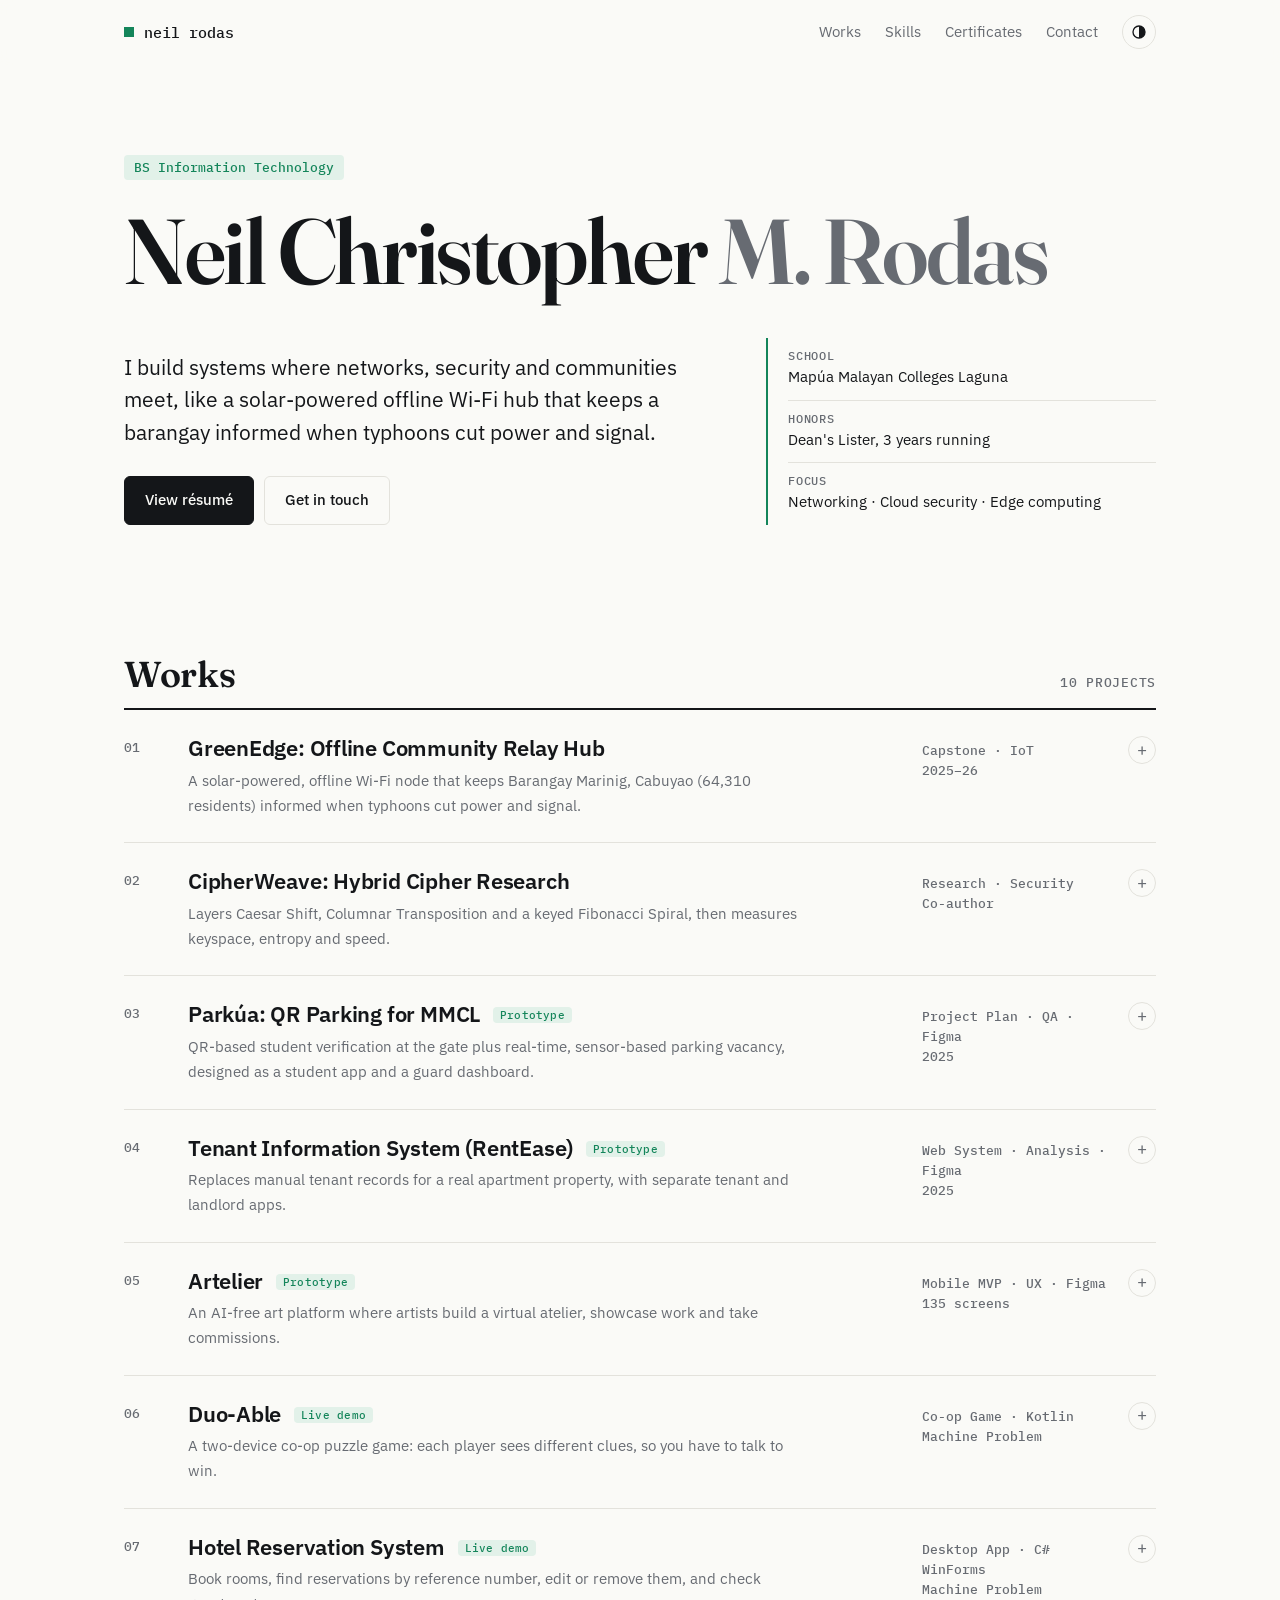
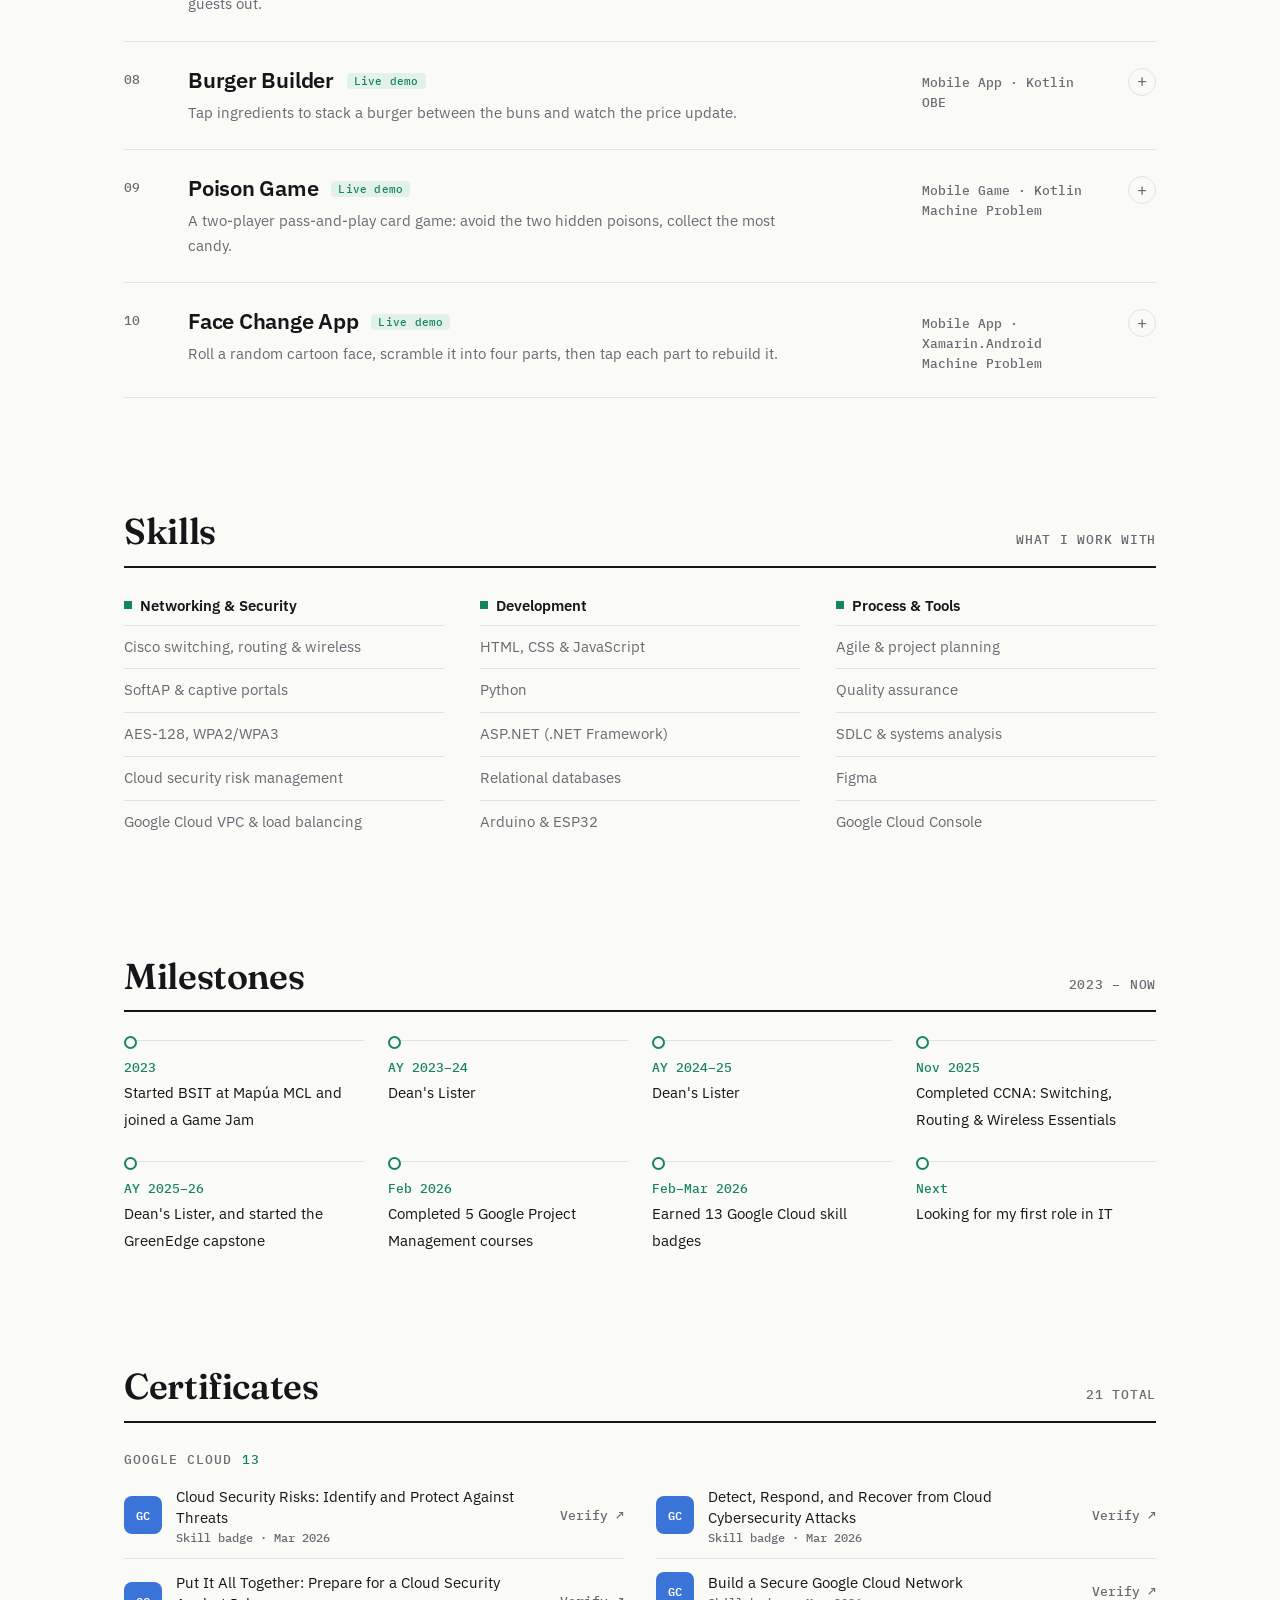
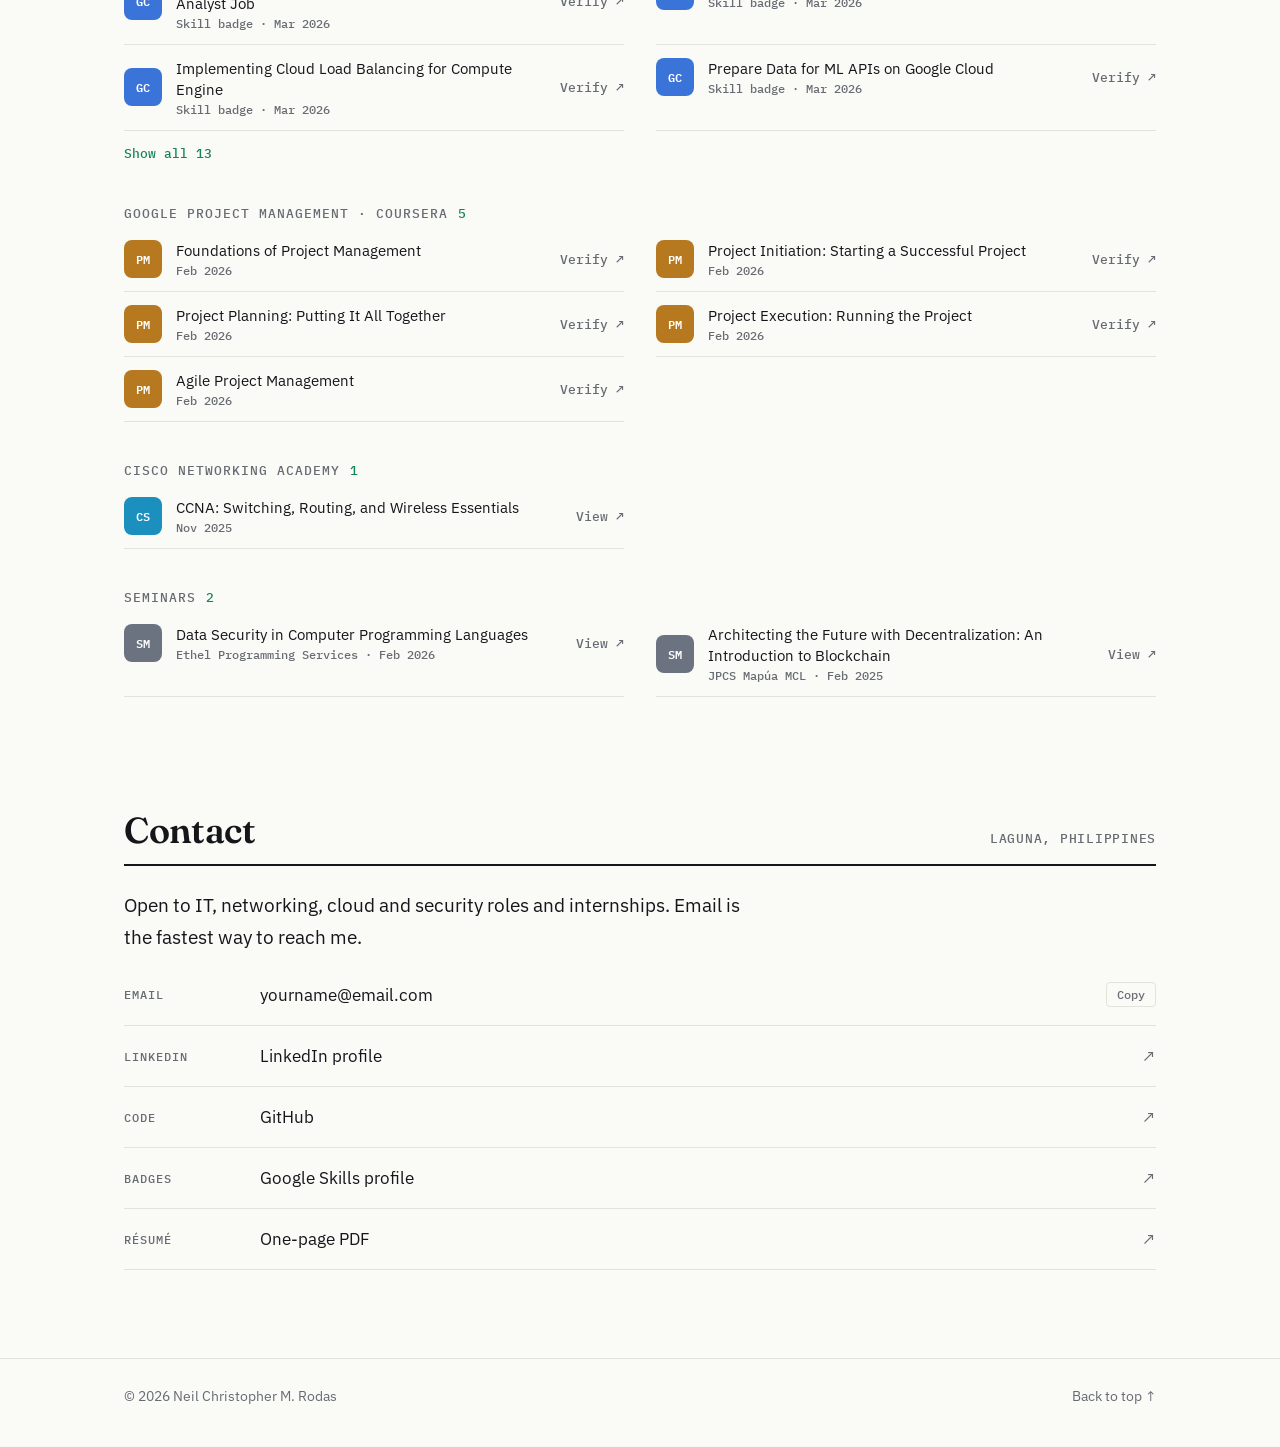
<file: index.html>
<!DOCTYPE html>
<html lang="en">
<head>
  <meta charset="UTF-8" />
  <meta name="viewport" content="width=device-width, initial-scale=1.0" />
  <title>Neil Christopher M. Rodas · Portfolio</title>
  <meta name="description" content="Neil Christopher M. Rodas, BS Information Technology student and three-time Dean's Lister focused on networking, cloud security and edge computing." />
  <meta property="og:title" content="Neil Christopher M. Rodas · Portfolio" />
  <meta property="og:description" content="BS Information Technology · Networking, Cloud Security & Edge Computing" />
  <link rel="icon" href="data:image/svg+xml,<svg xmlns='http://www.w3.org/2000/svg' viewBox='0 0 100 100'><rect width='100' height='100' rx='20' fill='%23141619'/><rect x='18' y='70' width='22' height='12' fill='%2329a36f'/><text x='50' y='60' font-size='40' text-anchor='middle' fill='white' font-family='sans-serif' font-weight='600'>NR</text></svg>" />
  <link rel="preconnect" href="https://fonts.googleapis.com" />
  <link rel="preconnect" href="https://fonts.gstatic.com" crossorigin />
  <link href="https://fonts.googleapis.com/css2?family=IBM+Plex+Mono:wght@400;500&family=IBM+Plex+Sans:wght@400;500;600&family=Fraunces:opsz,wght@9..144,500;9..144,600&display=swap" rel="stylesheet" />
  <link rel="stylesheet" href="css/style.css" />
</head>
<body>
  <header class="top">
    <div class="wrap top__inner">
      <a href="#" class="brand"><span class="brand__mark"></span>neil rodas</a>
      <nav class="nav" aria-label="Main">
        <a href="#work">Works</a>
        <a href="#skills">Skills</a>
        <a href="#certs">Certificates</a>
        <a href="#contact">Contact</a>
        <button class="theme" id="theme" aria-label="Toggle dark mode"><svg viewBox="0 0 24 24" width="16" height="16" aria-hidden="true"><circle cx="12" cy="12" r="9" fill="none" stroke="currentColor" stroke-width="2"/><path d="M12 3a9 9 0 0 1 0 18z" fill="currentColor"/></svg></button>
      </nav>
    </div>
  </header>

  <main>
    <!-- Hero -->
    <section class="hero wrap">
      <p class="kicker up">BS Information Technology</p>
      <h1 class="up d1">Neil Christopher <span>M. Rodas</span></h1>
      <div class="hero__grid up d2">
        <div>
          <p class="lede">
            I build systems where networks, security and communities meet, like a solar-powered offline
            Wi-Fi hub that keeps a barangay informed when typhoons cut power and signal.
          </p>
          <div class="actions">
            <a class="btn btn--solid" id="resumeBtn" href="assets/Neil-Rodas-Resume.pdf" target="_blank" rel="noopener">View résumé</a>
            <a class="btn" href="#contact">Get in touch</a>
          </div>
        </div>
        <dl class="facts">
          <div><dt>School</dt><dd>Mapúa Malayan Colleges Laguna</dd></div>
          <div><dt>Honors</dt><dd>Dean's Lister, 3 years running</dd></div>
          <div><dt>Focus</dt><dd>Networking · Cloud security · Edge computing</dd></div>
        </dl>
      </div>
    </section>

    <!-- Work -->
    <section class="section wrap" id="work">
      <div class="head"><h2>Works</h2><span class="note" id="workCount"></span></div>
      <ol class="rows" id="projects"></ol>
    </section>

    <!-- Skills -->
    <section class="section wrap" id="skills">
      <div class="head"><h2>Skills</h2><span class="note">What I work with</span></div>
      <div class="cols">
        <div><h3>Networking &amp; Security</h3>
          <ul><li>Cisco switching, routing &amp; wireless</li><li>SoftAP &amp; captive portals</li><li>AES-128, WPA2/WPA3</li><li>Cloud security risk management</li><li>Google Cloud VPC &amp; load balancing</li></ul></div>
        <div><h3>Development</h3>
          <ul><li>HTML, CSS &amp; JavaScript</li><li>Python</li><li>ASP.NET (.NET Framework)</li><li>Relational databases</li><li>Arduino &amp; ESP32</li></ul></div>
        <div><h3>Process &amp; Tools</h3>
          <ul><li>Agile &amp; project planning</li><li>Quality assurance</li><li>SDLC &amp; systems analysis</li><li>Figma</li><li>Google Cloud Console</li></ul></div>
      </div>
    </section>

    <!-- Milestones -->
    <section class="section wrap" id="milestones">
      <div class="head"><h2>Milestones</h2><span class="note">2023 – now</span></div>
      <ol class="steps" id="timeline"></ol>
    </section>

    <!-- Certificates -->
    <section class="section wrap" id="certs">
      <div class="head"><h2>Certificates</h2><span class="note" id="certCount"></span></div>
      <div class="groups" id="certGroups"></div>
    </section>

    <!-- Contact -->
    <section class="section wrap" id="contact">
      <div class="head"><h2>Contact</h2><span class="note">Laguna, Philippines</span></div>
      <p class="contact__lead">Open to IT, networking, cloud and security roles and internships. Email is the fastest way to reach me.</p>
      <ul class="contact" id="contactList"></ul>
    </section>
  </main>

  <footer class="foot">
    <div class="wrap foot__inner">
      <span>© <span id="year"></span> Neil Christopher M. Rodas</span>
      <a href="#">Back to top ↑</a>
    </div>
  </footer>

  <script src="js/main.js"></script>
</body>
</html>
</file>
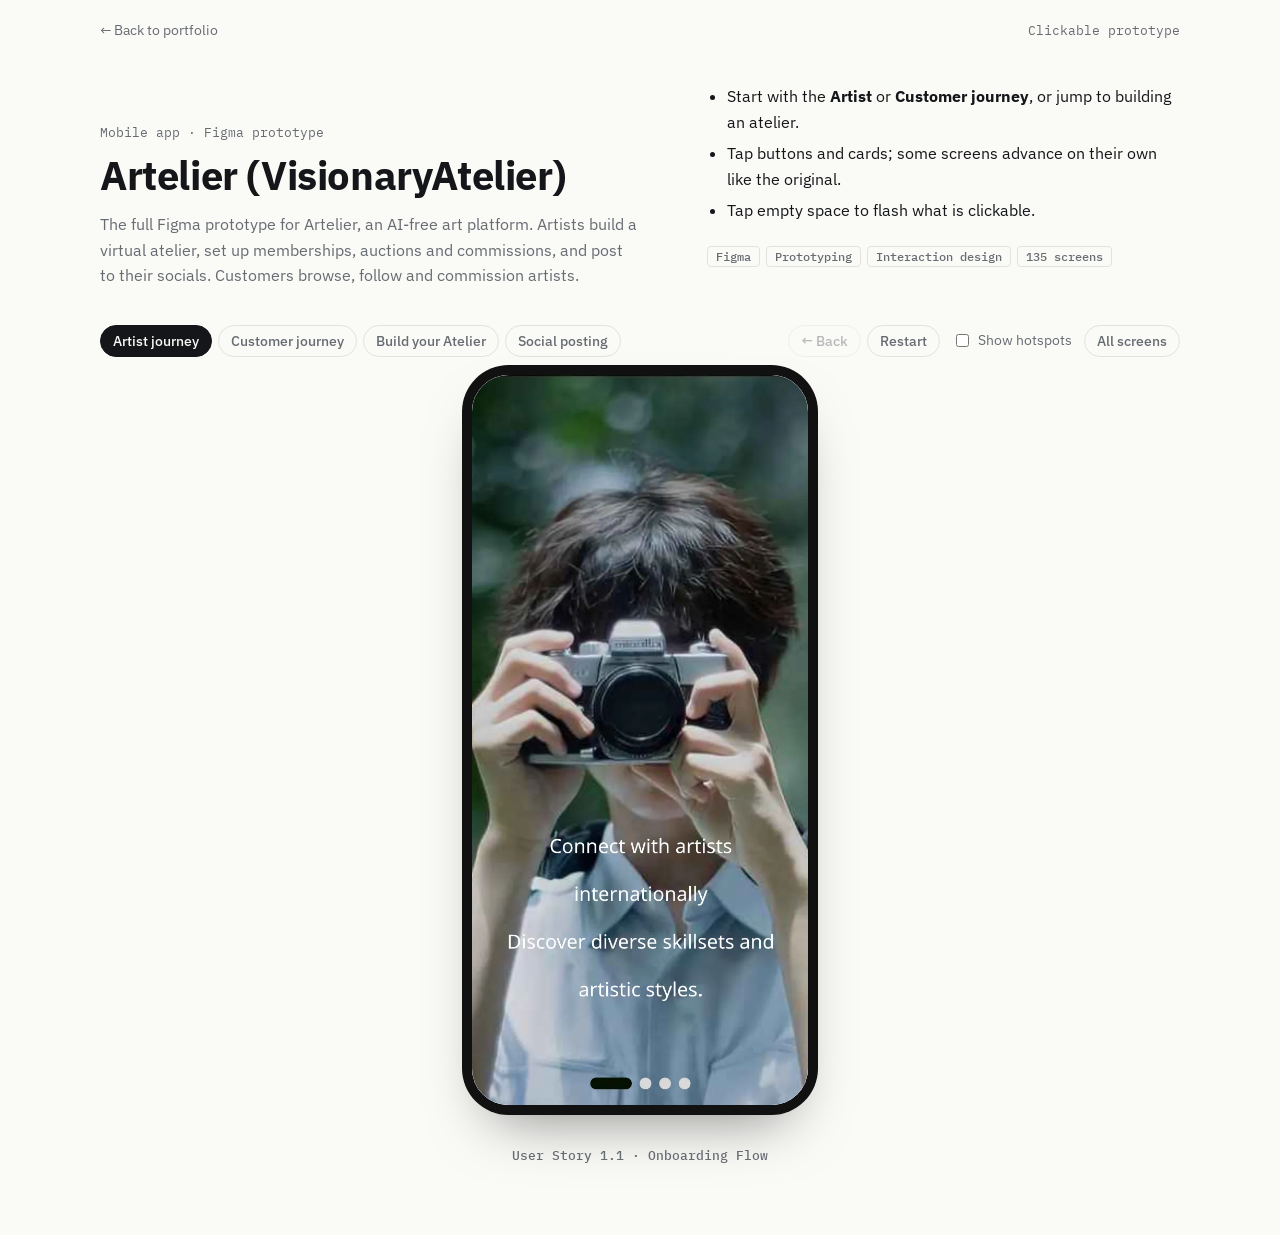
<file: projects/artelier/index.html>
<!DOCTYPE html>
<html lang="en">
<head>
  <meta charset="UTF-8" />
  <meta name="viewport" content="width=device-width, initial-scale=1.0" />
  <title>Artelier · Clickable Prototype</title>
  <meta name="description" content="The full Figma prototype for Artelier, an AI-free art platform. Artists build a virtual atelier, set up memberships, auctions and commissions, and post to their socials. Customers browse, follow and commission artists." />
  <link rel="preconnect" href="https://fonts.googleapis.com" />
  <link rel="preconnect" href="https://fonts.gstatic.com" crossorigin />
  <link href="https://fonts.googleapis.com/css2?family=IBM+Plex+Mono:wght@500&family=IBM+Plex+Sans:wght@400;500;600&display=swap" rel="stylesheet" />
  <link rel="stylesheet" href="../demo.css" />
</head>
<body>
  <div class="wrap">
    <div class="bar"><a href="../../index.html#work">← Back to portfolio</a><span class="mono">Clickable prototype</span></div>
    <div class="proto-intro">
      <div>
        <span class="mono">Mobile app · Figma prototype</span>
        <h1>Artelier (VisionaryAtelier)</h1>
        <p class="lede" style="margin:0">The full Figma prototype for Artelier, an AI-free art platform. Artists build a virtual atelier, set up memberships, auctions and commissions, and post to their socials. Customers browse, follow and commission artists.</p>
      </div>
      <div>
        <ul class="how"><li>Start with the <b>Artist</b> or <b>Customer journey</b>, or jump to building an atelier.</li><li>Tap buttons and cards; some screens advance on their own like the original.</li><li>Tap empty space to flash what is clickable.</li></ul>
        <div class="tags"><span>Figma</span><span>Prototyping</span><span>Interaction design</span><span>135 screens</span></div>
        <div class="links"></div>
      </div>
    </div>
    <div class="proto-wrap"><div id="proto" data-src="prototype.json"></div></div>
  </div>
  <script src="../prototype.js"></script>
</body>
</html>
</file>
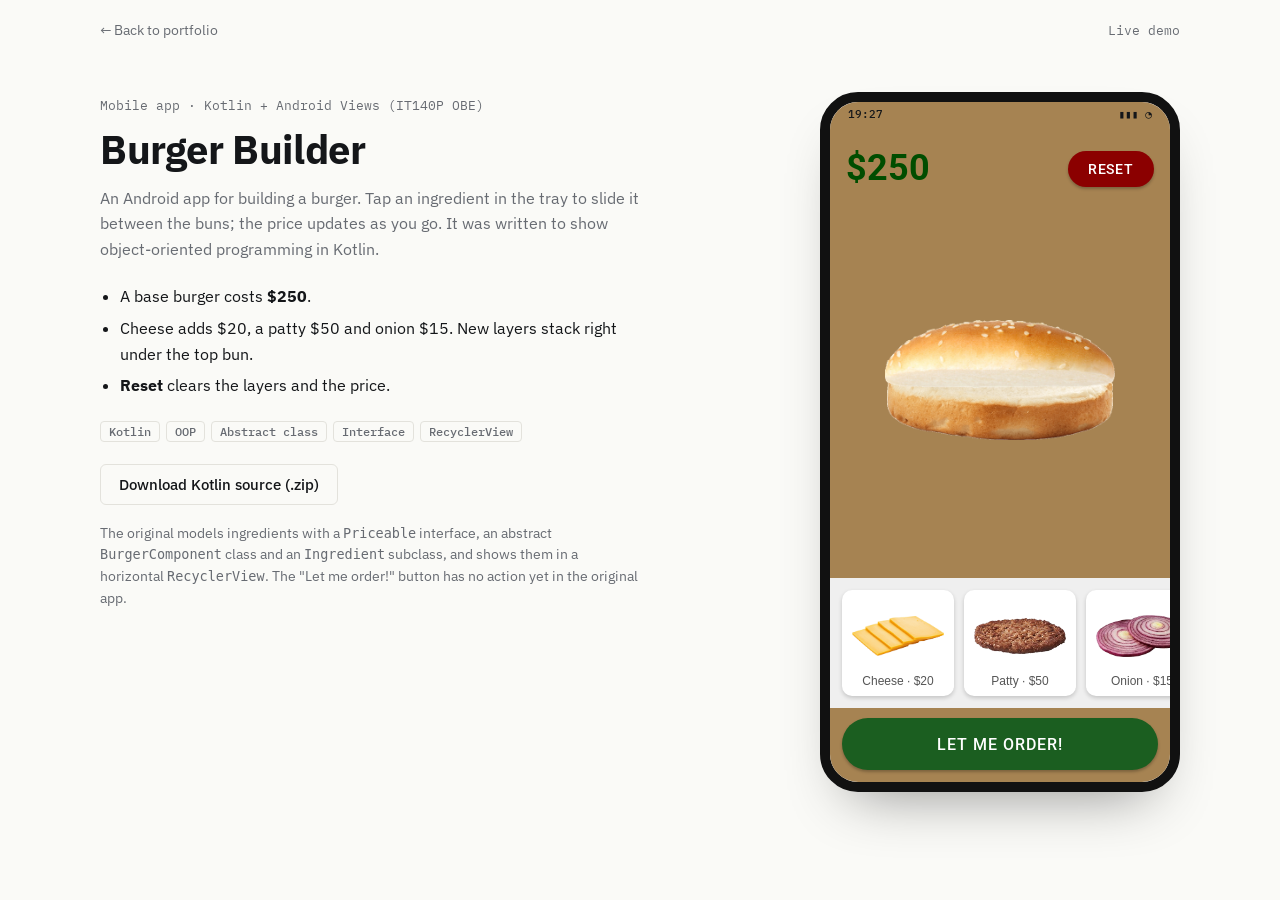
<file: projects/burger-builder/index.html>
<!DOCTYPE html>
<html lang="en">
<head>
  <meta charset="UTF-8" />
  <meta name="viewport" content="width=device-width, initial-scale=1.0" />
  <title>Burger Builder · Live Demo</title>
  <meta name="description" content="Web version of Neil Rodas's Kotlin Android burger builder (IT140P OBE): tap ingredients to stack a burger and watch the price update." />
  <link rel="preconnect" href="https://fonts.googleapis.com" />
  <link rel="preconnect" href="https://fonts.gstatic.com" crossorigin />
  <link href="https://fonts.googleapis.com/css2?family=IBM+Plex+Mono:wght@500&family=IBM+Plex+Sans:wght@400;500;600&family=Roboto:wght@400;500;700&display=swap" rel="stylesheet" />
  <link rel="stylesheet" href="../demo.css" />
  <style>
    .app { position: absolute; inset: 0; background: #a68352; display: flex; flex-direction: column; font-family: Roboto, system-ui, sans-serif; padding-top: 30px; }
    .top { display: flex; justify-content: space-between; align-items: center; padding: 8px 16px; }
    .price { font-size: 36px; font-weight: 700; color: #004d00; font-variant-numeric: tabular-nums; }
    .price.bump { animation: bump .3s ease; }
    @keyframes bump { 50% { transform: scale(1.12); } }
    .abtn { border: 0; border-radius: 20px; padding: 10px 20px; color: #fff; font: 500 14px Roboto, sans-serif; letter-spacing: .06em; cursor: pointer; box-shadow: 0 2px 3px rgba(0,0,0,.25); }
    .abtn:active { transform: translateY(1px); }
    .reset { background: #8b0000; }
    .stage { flex: 1; overflow-y: auto; padding: 18px 0 24px; display: flex; flex-direction: column; align-items: center; }
    .stack { display: flex; flex-direction: column; align-items: center; margin: auto 0; }
    .stack img { display: block; width: 220px; height: auto; pointer-events: none; }
    .stack .bun-top { width: 230px; position: relative; z-index: 100; }
    .stack .layer { position: relative; margin-top: -34px; width: 200px; animation: drop .35s cubic-bezier(.3,1.4,.5,1); }
    .stack .layer.patty { width: 190px; }
    .stack .layer.onion { width: 170px; }
    .stack .bun-bottom { width: 226px; margin-top: -30px; position: relative; z-index: 0; }
    @keyframes drop { from { transform: translateY(-80px); opacity: 0; } }
    .tray { background: #efefef; height: 130px; display: flex; gap: 10px; padding: 12px; overflow-x: auto; }
    .card { flex: none; width: 112px; border: 0; border-radius: 10px; background: #fff; box-shadow: 0 2px 4px rgba(0,0,0,.18); display: grid; grid-template-rows: 1fr auto; place-items: center; padding: 8px; cursor: pointer; transition: transform .12s; }
    .card:hover { transform: translateY(-2px); }
    .card:active { transform: scale(.96); }
    .card img { max-width: 92px; max-height: 64px; }
    .card span { font-size: 12px; color: #555; }
    .order { margin: 10px 12px 12px; height: 52px; border-radius: 26px; background: #1b5e20; font-size: 16px; }
    .toast { position: absolute; left: 50%; bottom: 140px; transform: translateX(-50%); background: rgba(50,50,50,.92); color: #fff; padding: 9px 16px; border-radius: 18px; font: 14px Roboto, sans-serif; white-space: nowrap; animation: toast 2s ease forwards; z-index: 5; }
    @keyframes toast { 0% { opacity: 0; } 10%, 85% { opacity: 1; } 100% { opacity: 0; } }
    .count { font-size: 12.5px; color: #3d2d14; text-align: center; min-height: 18px; }
  </style>
</head>
<body>
  <div class="wrap">
    <div class="bar"><a href="../../index.html#work">← Back to portfolio</a><span class="mono">Live demo</span></div>
    <div class="layout">
      <div>
        <span class="mono">Mobile app · Kotlin + Android Views (IT140P OBE)</span>
        <h1>Burger Builder</h1>
        <p class="lede">An Android app for building a burger. Tap an ingredient in the tray to slide it between the buns; the price updates as you go. It was written to show object-oriented programming in Kotlin.</p>
        <ul class="how">
          <li>A base burger costs <b>$250</b>.</li>
          <li>Cheese adds $20, a patty $50 and onion $15. New layers stack right under the top bun.</li>
          <li><b>Reset</b> clears the layers and the price.</li>
        </ul>
        <div class="tags"><span>Kotlin</span><span>OOP</span><span>Abstract class</span><span>Interface</span><span>RecyclerView</span></div>
        <div class="links"><a class="btn" href="../../assets/source/Burger-Builder-source.zip" download>Download Kotlin source (.zip)</a></div>
        <p class="note">The original models ingredients with a <code>Priceable</code> interface, an abstract <code>BurgerComponent</code> class and an <code>Ingredient</code> subclass, and shows them in a horizontal <code>RecyclerView</code>. The "Let me order!" button has no action yet in the original app.</p>
      </div>
      <div class="demo">
        <div class="phone"><div class="screen">
          <div class="status"><span id="clock">9:41</span><span>▮▮▮ ◔</span></div>
          <div class="app">
            <div class="top"><span class="price" id="price">$250</span><button class="abtn reset" id="reset">RESET</button></div>
            <div class="stage" id="stage">
              <div class="stack" id="stack">
                <img class="bun-top" src="img/bun_top.png" alt="Top bun">
                <img class="bun-bottom" src="img/bun_bottom.png" alt="Bottom bun">
              </div>
            </div>
            <div class="count" id="count"></div>
            <div class="tray" id="tray"></div>
            <button class="abtn order" id="order">LET ME ORDER!</button>
          </div>
        </div></div>
      </div>
    </div>
  </div>

  <script>
    // Mirrors the Kotlin model: Priceable interface → BurgerComponent (abstract) → Ingredient
    class BurgerComponent { constructor(name, image) { this.name = name; this.image = image; } getPrice() { throw new Error("abstract"); } }
    class Ingredient extends BurgerComponent { #price; constructor(name, image, price) { super(name, image); this.#price = price; } getPrice() { return this.#price; } }

    const ingredients = [new Ingredient("Cheese", "cheese", 20), new Ingredient("Patty", "patty", 50), new Ingredient("Onion", "onion", 15)];
    const BASE = 250;
    let totalPrice = BASE, layers = 0;
    const $ = (id) => document.getElementById(id);

    $("tray").innerHTML = ingredients.map((it, i) => `<button class="card" data-i="${i}"><img src="img/${it.image}.png" alt=""><span>${it.name} · $${it.getPrice()}</span></button>`).join("");

    function updatePrice() {
      $("price").textContent = `$${totalPrice}`;
      $("price").classList.remove("bump"); void $("price").offsetWidth; $("price").classList.add("bump");
      $("count").textContent = layers ? `${layers} layer${layers === 1 ? "" : "s"}` : "";
    }

    // addIngredientToBurger: always inserts between the buns at index 1
    $("tray").addEventListener("click", (e) => {
      const c = e.target.closest(".card"); if (!c) return;
      const item = ingredients[+c.dataset.i];
      const layer = document.createElement("img");
      layer.src = `img/${item.image}.png`; layer.alt = item.name;
      layer.className = `layer ${item.image}`;
      layer.style.zIndex = 1 + layers;
      $("stack").insertBefore(layer, $("stack").children[1]);
      totalPrice += item.getPrice(); layers++;
      updatePrice();
      $("stage").scrollTop = 0;
    });

    function toast(msg) {
      const t = document.createElement("div"); t.className = "toast"; t.textContent = msg;
      document.querySelector(".app").appendChild(t); setTimeout(() => t.remove(), 2000);
    }

    // resetBurger: keep the two buns, remove everything in between
    $("reset").addEventListener("click", () => {
      totalPrice = BASE; layers = 0;
      $("stack").querySelectorAll(".layer").forEach((l) => l.remove());
      updatePrice(); toast("Burger Reset!");
    });

    $("clock").textContent = new Date().toTimeString().slice(0, 5);
  </script>
</body>
</html>
</file>
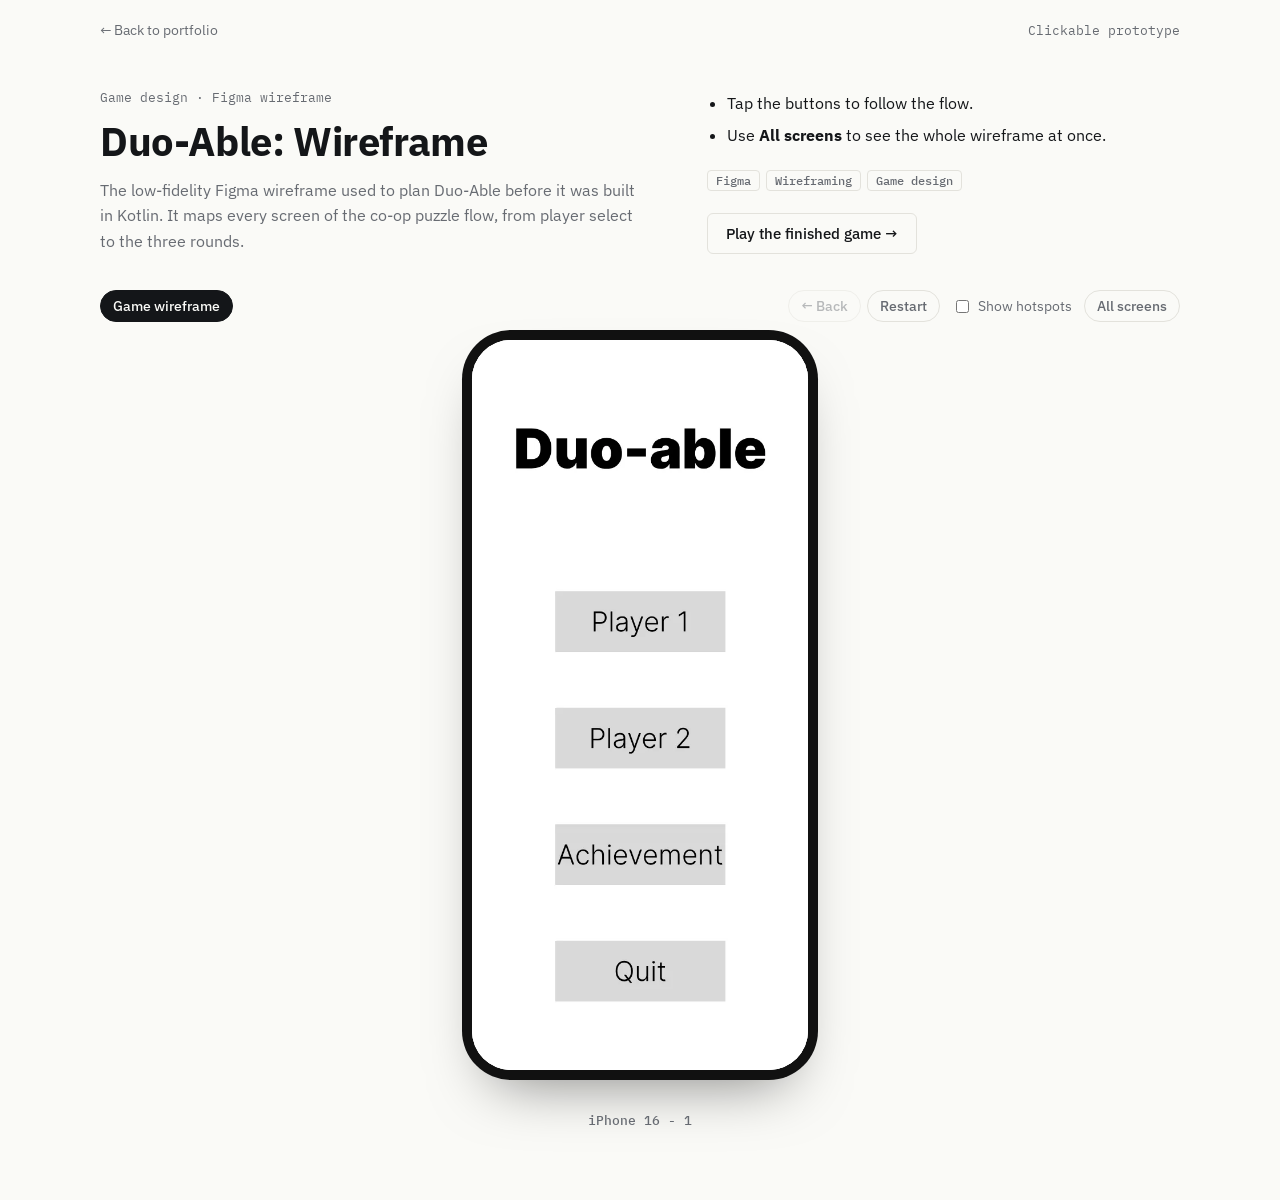
<file: projects/duoable-design/index.html>
<!DOCTYPE html>
<html lang="en">
<head>
  <meta charset="UTF-8" />
  <meta name="viewport" content="width=device-width, initial-scale=1.0" />
  <title>Duo-Able · Wireframe Prototype</title>
  <meta name="description" content="The low-fidelity Figma wireframe used to plan Duo-Able before it was built in Kotlin. It maps every screen of the co-op puzzle flow, from player select to the three rounds." />
  <link rel="preconnect" href="https://fonts.googleapis.com" />
  <link rel="preconnect" href="https://fonts.gstatic.com" crossorigin />
  <link href="https://fonts.googleapis.com/css2?family=IBM+Plex+Mono:wght@500&family=IBM+Plex+Sans:wght@400;500;600&display=swap" rel="stylesheet" />
  <link rel="stylesheet" href="../demo.css" />
</head>
<body>
  <div class="wrap">
    <div class="bar"><a href="../../index.html#work">← Back to portfolio</a><span class="mono">Clickable prototype</span></div>
    <div class="proto-intro">
      <div>
        <span class="mono">Game design · Figma wireframe</span>
        <h1>Duo-Able: Wireframe</h1>
        <p class="lede" style="margin:0">The low-fidelity Figma wireframe used to plan Duo-Able before it was built in Kotlin. It maps every screen of the co-op puzzle flow, from player select to the three rounds.</p>
      </div>
      <div>
        <ul class="how"><li>Tap the buttons to follow the flow.</li><li>Use <b>All screens</b> to see the whole wireframe at once.</li></ul>
        <div class="tags"><span>Figma</span><span>Wireframing</span><span>Game design</span></div>
        <div class="links"><a class="btn" href="../duoable/index.html">Play the finished game →</a></div>
      </div>
    </div>
    <div class="proto-wrap"><div id="proto" data-src="prototype.json"></div></div>
  </div>
  <script src="../prototype.js"></script>
</body>
</html>
</file>
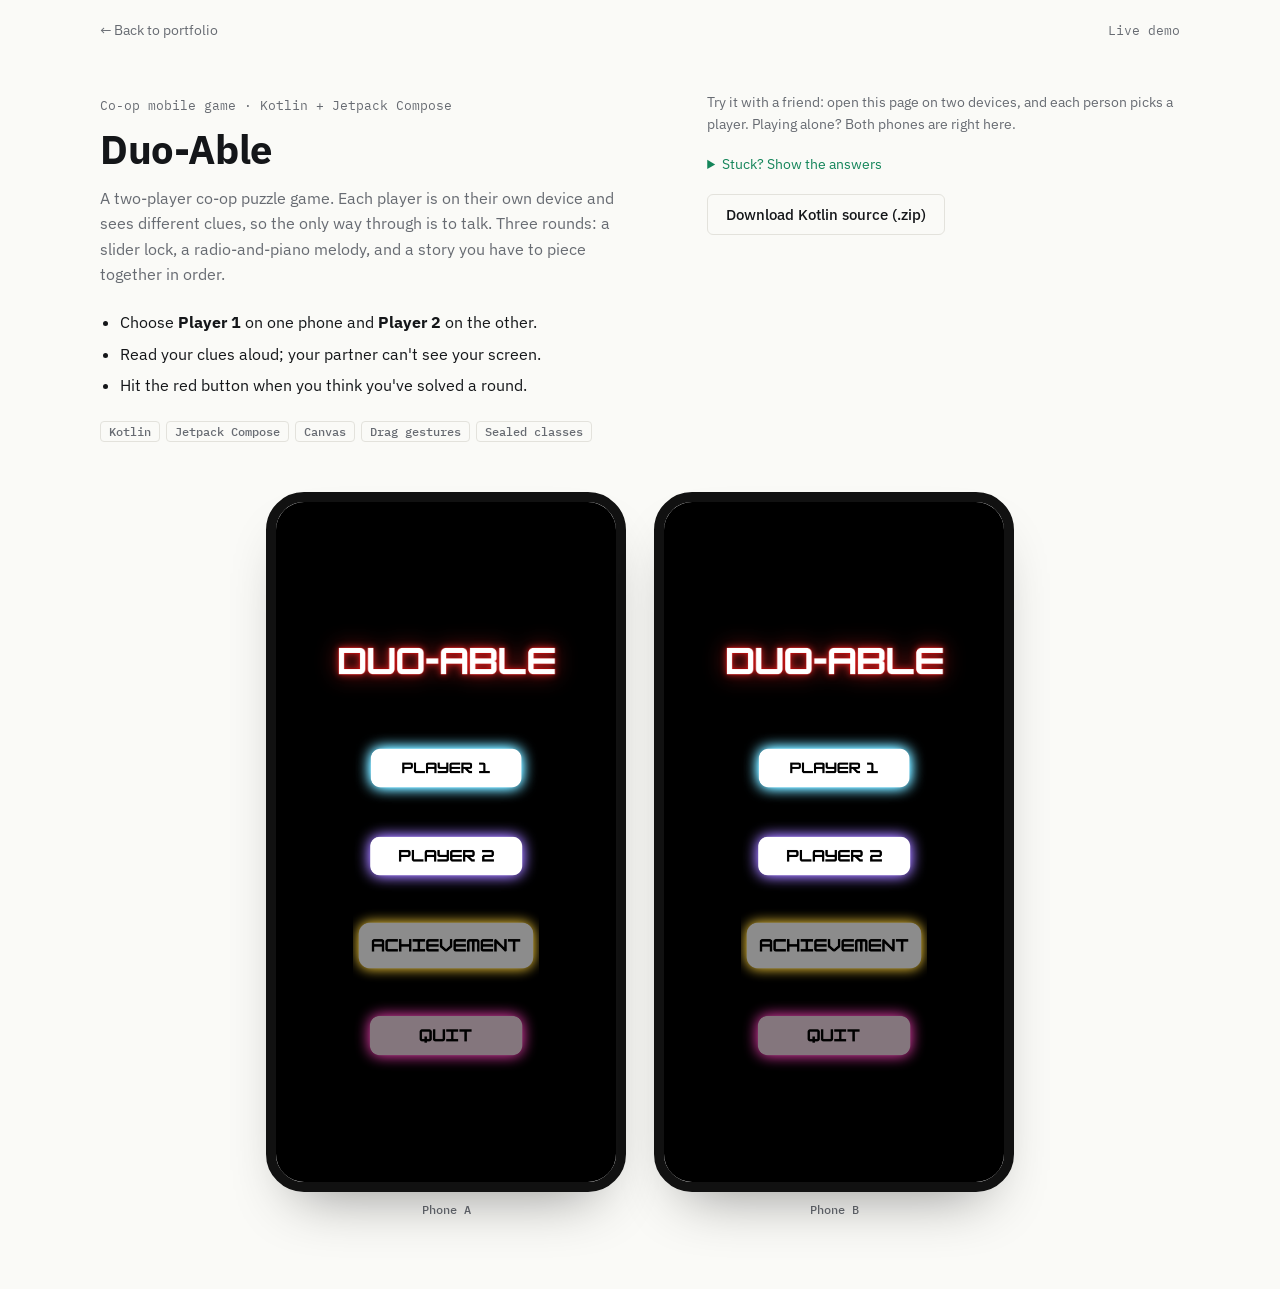
<file: projects/duoable/index.html>
<!DOCTYPE html>
<html lang="en">
<head>
  <meta charset="UTF-8" />
  <meta name="viewport" content="width=device-width, initial-scale=1.0" />
  <title>Duo-Able · Live Demo</title>
  <meta name="description" content="Web version of Neil Rodas's Kotlin Jetpack Compose co-op puzzle game Duo-Able, where two players on two devices solve puzzles by talking to each other." />
  <link rel="preconnect" href="https://fonts.googleapis.com" />
  <link rel="preconnect" href="https://fonts.gstatic.com" crossorigin />
  <link href="https://fonts.googleapis.com/css2?family=IBM+Plex+Mono:wght@500&family=IBM+Plex+Sans:wght@400;500;600&display=swap" rel="stylesheet" />
  <link rel="stylesheet" href="../demo.css" />
  <style>
    .layout { grid-template-columns: minmax(0, 1fr); gap: 28px; }
    .intro > * { min-width: 0; }
    .intro { display: grid; grid-template-columns: minmax(0, 1.2fr) minmax(0, 1fr); gap: 40px; align-items: start; }
    .phones { display: flex; gap: 28px; justify-content: center; flex-wrap: wrap; }
    .seg { display: none; margin: 0 auto 14px; padding: 4px; border: 1px solid var(--line); border-radius: 999px; width: max-content; }
    .seg button { border: 0; background: transparent; color: var(--muted); padding: 6px 16px; border-radius: 999px; font: 500 14px "IBM Plex Sans", sans-serif; cursor: pointer; }
    .seg button.on { background: var(--ink); color: var(--bg); }
    .spoiler { margin-top: 18px; font-size: 14px; color: var(--muted); max-width: 540px; }
    .spoiler summary { cursor: pointer; color: var(--accent); }

    /* ---------- The app ---------- */
    .app { position: absolute; inset: 0; background: #000; color: #fff; font-family: system-ui, -apple-system, "Segoe UI", Roboto, sans-serif; display: flex; flex-direction: column; align-items: center; padding: 34px 20px 22px; text-align: center; user-select: none; -webkit-user-select: none; }
    .app.white { background: #fff; color: #000; }
    .app img { display: block; max-width: 100%; -webkit-user-drag: none; }
    .tap { cursor: pointer; transition: transform .12s, filter .12s; }
    .tap:hover { filter: brightness(1.12); }
    .tap:active { transform: scale(.96); }
    .menu { gap: 14px; justify-content: center; }
    .menu .logo { width: 88%; margin-bottom: 18px; }
    .menu .opt { width: 62%; }
    .menu .muted { opacity: .55; cursor: default; }
    .head { width: 88%; margin-top: 70px; }
    .say { font-size: 21px; line-height: 1.35; margin: 26px 6px 0; }
    .nav2 { margin-top: auto; display: flex; justify-content: space-between; width: 100%; gap: 14px; }
    .nav2 img { width: 44%; }
    .boxbtn { width: 44%; height: 60px; border: 2px solid #fff; border-radius: 8px; display: grid; place-items: center; font-size: 22px; background: none; color: #fff; cursor: pointer; }
    .center-say { margin-top: auto; margin-bottom: auto; font-size: 22px; line-height: 1.35; }
    .red { width: 52px; height: 52px; }
    .redwrap { position: absolute; right: 26px; bottom: 120px; }
    .key { width: 150px; position: absolute; left: 50%; bottom: 22px; transform: translateX(-50%); animation: pop .4s cubic-bezier(.3,1.6,.5,1); }
    @keyframes pop { from { transform: translateX(-50%) scale(.3); opacity: 0; } }
    .letter { position: absolute; left: 34px; right: 34px; top: 120px; text-align: left; font-size: 16px; line-height: 1.5; }

    /* Sliders */
    .sliders { width: 100%; margin: auto 0; display: grid; gap: 48px; padding: 0 6px; }
    .slider { position: relative; height: 60px; touch-action: none; cursor: pointer; }
    .slider .rail { position: absolute; left: 0; right: 0; top: 28px; height: 4px; background: #fff; }
    .slider .tick { position: absolute; top: 15px; width: 2px; height: 30px; background: #fff; transform: translateX(-1px); }
    .slider .knob { position: absolute; top: 15px; width: 30px; height: 30px; border-radius: 50%; background: #fff; transform: translateX(-15px); transition: left .15s; cursor: grab; }
    .slider.drag .knob { transition: none; cursor: grabbing; }

    /* Radio */
    .story { font-size: 15.5px; line-height: 1.5; margin-top: 18px; }
    .radio-box { position: relative; width: 150px; margin: 34px auto 0; }
    .radio-box img { width: 150px; }
    .note-pop { position: absolute; font-weight: 700; animation: fadeIn .25s; }
    @keyframes fadeIn { from { opacity: 0; transform: translateY(6px); } }
    .radio-slider { width: 84%; margin-top: 50px; }

    /* Piano */
    .slots { display: flex; gap: 8px; margin-top: 46px; }
    .slots span { width: 45px; height: 45px; background: #d3d3d3; display: grid; place-items: center; font-size: 18px; color: #000; }
    .piano { position: relative; display: flex; margin-top: 46px; }
    .wk { width: 40px; height: 150px; border: 1px solid #000; background: #fff; color: #000; display: flex; align-items: flex-end; justify-content: center; padding-bottom: 14px; font-size: 16px; cursor: pointer; }
    .wk:active, .wk.hit { background: #e8e8e8; }
    .bk { position: absolute; top: 0; width: 25px; height: 80px; background: #000; cursor: pointer; }
    .bk:active, .bk.hit { background: #444; }
    .piano-msg { margin-top: 30px; font-size: 18px; }

    /* Round 3 */
    .r3 { padding-top: 40px; }
    .names { display: grid; grid-template-columns: repeat(3, 1fr); gap: 8px; width: 100%; }
    .names button { height: 42px; border: 1px solid #fff; border-radius: 8px; background: #000; color: #fff; font-size: 13.5px; cursor: pointer; padding: 0 4px; }
    .names button.on { background: #fff; color: #000; }
    .dots { display: flex; gap: 8px; margin: 20px 0 12px; }
    .dots i { display: block; width: 30px; height: 5px; border: 1px solid #fff; border-radius: 4px; }
    .dots i.on { background: #fff; }
    .tale { font-size: 13.5px; line-height: 1.5; text-align: left; flex: 1; overflow: auto; width: 100%; }
    .tale .dim { color: #808080; }
    .msgbox { flex: 1; display: grid; place-items: center; font-size: 17px; line-height: 1.45; padding: 0 12px; }
    .culprit { font-weight: 700; font-size: 15px; margin-top: 8px; }
    .bigred { width: 64px; height: 64px; border-radius: 50%; border: 2px solid #fff; background: #ff0000; margin-top: 12px; cursor: pointer; flex: none; }
    .bigred:disabled { background: #808080; cursor: default; }

    /* Dialog */
    .scrim { position: absolute; inset: 0; background: rgba(0,0,0,.55); display: grid; place-items: center; padding: 22px; z-index: 6; }
    .dlg { background: #fff; color: #000; border-radius: 22px; padding: 22px; width: 100%; text-align: left; font-size: 16px; }
    .dlg .row { display: flex; justify-content: flex-end; gap: 8px; margin-top: 18px; }
    .dlg button { background: #000; color: #fff; border: 0; border-radius: 20px; padding: 9px 18px; font-size: 14px; cursor: pointer; }
    .confirm { gap: 0; justify-content: space-around; }
    .confirm .row { display: flex; gap: 22px; }
    .confirm button { background: #d3d3d3; color: #000; border: 0; border-radius: 8px; padding: 10px 22px; font-size: 18px; cursor: pointer; }

    /* End screens */
    .victory img { width: 70%; margin-top: 40px; }
    .victory .time { font-size: 22px; margin: 14px 0; }
    .end-btns { display: grid; gap: 12px; justify-items: center; margin-top: 8px; }
    .end-btns img { width: 170px; }
    .thanks img.card { width: 86%; margin-top: 50px; border-radius: 10px; }

    @media (max-width: 860px) {
      .intro { grid-template-columns: minmax(0, 1fr); gap: 0; }
      .seg { display: flex; }
      .phones > div[data-hide="1"] { display: none; }
    }
  </style>
</head>
<body>
  <div class="wrap">
    <div class="bar"><a href="../../index.html#work">← Back to portfolio</a><span class="mono">Live demo</span></div>
    <div class="layout">
      <div class="intro">
        <div>
          <span class="mono">Co-op mobile game · Kotlin + Jetpack Compose</span>
          <h1>Duo-Able</h1>
          <p class="lede">A two-player co-op puzzle game. Each player is on their own device and sees different clues, so the only way through is to talk. Three rounds: a slider lock, a radio-and-piano melody, and a story you have to piece together in order.</p>
          <ul class="how">
            <li>Choose <b>Player 1</b> on one phone and <b>Player 2</b> on the other.</li>
            <li>Read your clues aloud; your partner can't see your screen.</li>
            <li>Hit the red button when you think you've solved a round.</li>
          </ul>
          <div class="tags"><span>Kotlin</span><span>Jetpack Compose</span><span>Canvas</span><span>Drag gestures</span><span>Sealed classes</span></div>
        </div>
        <div>
          <p class="note" style="margin-top:0">Try it with a friend: open this page on two devices, and each person picks a player. Playing alone? Both phones are right here.</p>
          <details class="spoiler"><summary>Stuck? Show the answers</summary>
            <p>Round 1: set Player 1's sliders to positions 3, 1, 3. Round 2: slide Player 1's radio to find the notes, then play D, G, A, F on Player 2's piano. Round 3: tap Terry, Dolly, Torry, Oliver, May, Josh, Ben.</p>
          </details>
          <div class="links" style="margin-top:18px"><a class="btn" href="../../assets/source/Duo-Able-source.zip" download>Download Kotlin source (.zip)</a></div>
        </div>
      </div>

      <div>
        <div class="seg" role="tablist"><button class="on" data-show="0">Phone A</button><button data-show="1">Phone B</button></div>
        <div class="phones">
          <div><div class="phone"><div class="screen" id="phoneA"></div></div><div class="phone-label">Phone A</div></div>
          <div data-hide="1"><div class="phone"><div class="screen" id="phoneB"></div></div><div class="phone-label">Phone B</div></div>
        </div>
      </div>
    </div>
  </div>

  <script>
    const IMG = (n) => `img/${n}.png`;

    class DuoApp {
      constructor(root) { this.root = root; this.go("MainMenu"); }

      go(screen, arg) {
        this.screen = screen; this.arg = arg;
        this.root.innerHTML = "";
        const el = document.createElement("div");
        el.className = "app";
        this.root.appendChild(el);
        this[screen](el, arg);
      }

      // ---------- Menus & intro ----------
      MainMenu(el) {
        el.classList.add("menu");
        el.innerHTML = `
          <img class="logo" src="${IMG("logo")}" alt="Duo-Able">
          <img class="opt tap" data-a="p1" src="${IMG("player1")}" alt="Player 1">
          <img class="opt tap" data-a="p2" src="${IMG("player2")}" alt="Player 2">
          <img class="opt muted" src="${IMG("achievement")}" alt="Achievement">
          <img class="opt muted" src="${IMG("quitbttn")}" alt="Quit">`;
        this.on(el, { p1: () => this.go("Info", { p: 1, step: 0 }), p2: () => this.go("Info", { p: 2, step: 0 }) });
      }

      Info(el, { p, step }) {
        const texts = [
          `Make sure your partner is in Player ${p === 1 ? 2 : 1}`,
          "You can each play duo-able on your preferred platform. No connection is required between devices",
          "You both need to communicate. If you are in the same room, try not to look at each others screen. If stuck, feel free to take a peek for hint.",
        ];
        el.innerHTML = `
          <img class="head" src="${IMG(p === 1 ? "p1" : "p2")}" alt="Player ${p}">
          <p class="say">${texts[step]}</p>
          <div class="nav2"><img class="tap" data-a="back" src="${IMG("back")}" alt="Back"><img class="tap" data-a="next" src="${IMG("next")}" alt="Next"></div>`;
        this.on(el, {
          back: () => (step === 0 ? this.go("MainMenu") : this.go("Info", { p, step: step - 1 })),
          next: () => (step < 2 ? this.go("Info", { p, step: step + 1 }) : this.go("Trust", { p })),
        });
      }

      Trust(el, { p }) {
        el.innerHTML = `<p class="center-say">Do you trust the person in Player ${p === 1 ? 2 : 1}?</p>
          <div class="nav2"><button class="boxbtn" data-a="back">Back</button><button class="boxbtn" data-a="next">Next</button></div>`;
        this.on(el, { back: () => this.go("Info", { p, step: 2 }), next: () => this.go("GameStart", { p }) });
      }

      GameStart(el, { p }) {
        el.innerHTML = `<p class="center-say">Both of you must click the same button EXACTLY the same time to start</p>
          <div class="nav2"><button class="boxbtn" data-a="back">Back</button><button class="boxbtn" data-a="start">Start</button></div>`;
        this.on(el, { back: () => this.go("Trust", { p }), start: () => { this.startTime = Date.now(); this.go("Slider", { p }); } });
      }

      // ---------- Round 1 ----------
      Slider(el, { p }) {
        if (p === 1) {
          el.innerHTML = `<div class="sliders"></div>`;
          const idx = [0, 0, 0];
          const box = el.querySelector(".sliders");
          idx.forEach((_, i) => box.appendChild(this.makeSlider(7, 0, (v) => (idx[i] = v), true)));
          this.redButton(el, () => {
            const ok = idx[0] === 2 && idx[1] === 0 && idx[2] === 2; // correctCombo = listOf(2,0,2)
            const old = el.querySelector(".key"); if (old) old.remove();
            if (ok) {
              const k = this.img("key", "key tap"); k.alt = "Golden key";
              k.onclick = () => this.go("Radio"); el.appendChild(k);
            }
          });
        } else {
          el.innerHTML = `<p class="letter">Dear Marga,<br><br>I have seen 3 dalmatians yesterday and Marites saw me but she didn't talk to me. An hour later I spoke to Mr. Shoeman to gossip about Marites well, he didn't say anything because he was too busy shining 3 clients' shoes.</p>`;
          this.redButton(el, () => this.go("Confirm", { p: 2 }));
        }
      }

      Confirm(el, { p }) {
        el.classList.add("confirm");
        el.innerHTML = `<p style="font-size:22px">Are you sure Player 1 got the golden key?</p>
          <div class="row"><button data-a="back">Back</button><button data-a="next">Next</button></div>
          <img class="red" src="${IMG("redbutton")}" alt="">`;
        this.on(el, {
          back: () => (p === 2 ? this.go("Slider", { p: 2 }) : this.go("Radio")),
          next: () => (p === 2 ? this.go("Piano") : this.go("Round3", { p: 1 })),
        });
      }

      // ---------- Round 2 ----------
      Radio(el) {
        el.innerHTML = `<p class="story">Margarett and I still would love to roam around the park, have a picnic, and enjoy the summer shimmering. The thing is, I couldn't find a way to give her a ring. There has to do something.</p>
          <div class="radio-box"><img src="${IMG("radio")}" alt="Radio"></div>`;
        const letters = { 5: ["A", -80, -120, 30], 6: ["F", 50, -120, 28], 1: ["D", 100, -140, 32], 3: ["G", -30, -140, 26] };
        const box = el.querySelector(".radio-box");
        const s = this.makeSlider(8, 0, (v) => {
          box.querySelectorAll(".note-pop").forEach((n) => n.remove());
          const L = letters[v];
          if (L) {
            const n = document.createElement("span");
            n.className = "note-pop"; n.textContent = L[0]; n.style.fontSize = L[3] * 0.85 + "px";
            n.style.left = 75 + L[1] * 0.6 + "px"; n.style.top = 100 + L[2] * 0.55 + "px";
            box.appendChild(n);
          }
        }, false);
        s.classList.add("radio-slider");
        el.appendChild(s);
        this.redButton(el, () => this.go("Confirm", { p: 1 }), 100);
      }

      Piano(el) {
        el.classList.add("white");
        el.innerHTML = `<div class="slots"><span></span><span></span><span></span><span></span></div>
          <div class="piano">${["A", "B", "C", "D", "E", "F", "G"].map((n) => `<div class="wk" data-n="${n}">${n}</div>`).join("")}
            <div class="bk" data-n="A#" style="left:27.5px"></div><div class="bk" data-n="C#" style="left:107.5px"></div><div class="bk" data-n="F#" style="left:227.5px"></div></div>
          <p class="piano-msg">Guess the notes.</p>`;
        const notes = [];
        const slots = [...el.querySelectorAll(".slots span")];
        const show = () => slots.forEach((s, i) => (s.textContent = notes[i] || ""));
        el.querySelectorAll("[data-n]").forEach((k) => k.addEventListener("pointerdown", () => {
          if (notes.length >= 4) notes.shift();
          notes.push(k.dataset.n); show(); tone(k.dataset.n);
          k.classList.add("hit"); setTimeout(() => k.classList.remove("hit"), 140);
        }));
        this.redButton(el, () => {
          if (notes.join() === "D,G,A,F") {
            el.querySelector(".piano-msg").textContent = "Nice! You got it correct.";
            if (!el.querySelector(".key")) { const k = this.img("key", "key tap"); k.alt = "Golden key"; k.onclick = () => this.go("Round3", { p: 2 }); el.appendChild(k); }
          } else { notes.length = 0; show(); }
        }, 100);
      }

      // ---------- Round 3 ----------
      Round3(el, { p }) { p === 1 ? this.round3P1(el) : this.round3P2(el); }

      round3P2(el) {
        el.classList.add("r3");
        const map = {
          Her: "That french guy telling that her wife only knows it but her sister April, knows where his wife is.",
          Him: "Rem knows a little about the rumor.", He: "May is not a witch.", They: "Liza is Josh's Brother.",
          Everyone: "Terry right before his death, saw his two bestfriend. Torry and Oliver.",
          Everybody: "Josh knows anything and anyone may tell lies.", Anyone: "Ben is the real culprit.",
          Someone: "That someone is a witch, Dolly.", Anybody: "Ben is not the culprit",
          She: "The witch isn't really scary", Somebody: "Rem is the leader of the bandits.",
        };
        const labels = ["Him", "Her", "They", "Everybody", "He", "Everyone", "Anybody", "Someone", "She", "Somebody", "Anyone"];
        el.innerHTML = `<div class="names">${labels.map((l) => `<button data-l="${l}">${l}</button>`).join("")}</div>
          <div class="msgbox">..........</div><button class="bigred" aria-label="Red button"></button>`;
        el.querySelector(".names").addEventListener("click", (e) => {
          const b = e.target.closest("button"); if (!b) return;
          el.querySelectorAll(".names button").forEach((x) => x.classList.toggle("on", x === b));
          el.querySelector(".msgbox").textContent = map[b.dataset.l];
        });
        el.querySelector(".bigred").onclick = () => {
          const s = document.createElement("div"); s.className = "scrim";
          s.innerHTML = `<div class="dlg">Are you sure Player 1 got the <b>Golden Key</b>?<div class="row"><button data-x="c">Cancel</button><button data-x="n">Next</button></div></div>`;
          s.onclick = (e) => { const x = e.target.dataset.x; if (x === "n") this.finish(); else if (x === "c" || e.target === s) s.remove(); };
          el.appendChild(s);
        };
      }

      round3P1(el) {
        el.classList.add("r3");
        const order = ["Terry", "Dolly", "Torry", "Oliver", "May", "Josh", "Ben"];
        const labels = ["Terry", "Jude", "May", "Liza", "Ben", "Torry", "Josh", "Theo", "Oliver", "Rem", "Dolly"];
        const story = [
          "Terry is at someone’s house.",
          "No one knows if that house is abandoned or not. So his friend told Terry to go inspect it, it wouldn’t be trespassing either if the house is considered abandoned right? Oh dear boy, poor Terry. He was surprised by those bandits. It was a trap! He was mugged and took his life.",
          "According to the investigation, the bandits only took advantage of the abandoned house. One of them was caught and doesn’t say nothing but hers.",
          "",
          "Everybody on the village have rumors that anyone who tries to visit the abandoned house, worse will happen. The investigation is still ongoing.",
        ];
        const triggers = ["Terry", "Terry", "Dolly", "Torry", "Oliver", "May", "Josh"];
        const clicked = []; let progress = 0, culprit = false, culpritMsg = "";
        el.innerHTML = `<div class="names">${labels.map((l) => `<button data-l="${l}">${l}</button>`).join("")}</div>
          <div class="dots">${"<i></i>".repeat(7)}</div><div class="tale"></div><div class="culprit"></div>
          <button class="bigred" disabled aria-label="Red button"></button>`;
        const render = () => {
          el.querySelectorAll(".names button").forEach((b) => b.classList.toggle("on", clicked.includes(b.dataset.l)));
          el.querySelectorAll(".dots i").forEach((d, i) => d.classList.toggle("on", i < progress));
          el.querySelector(".tale").innerHTML = story.map((s, i) => {
            const vis = i === 0 || clicked.includes(triggers[i]);
            return `<span class="${vis ? "" : "dim"}">${s}</span>`;
          }).join(" ");
          el.querySelector(".culprit").innerHTML = culprit ? `Who is the real culprit?${culpritMsg ? `<br>${culpritMsg}` : ""}` : "";
          el.querySelector(".bigred").disabled = progress !== 7;
        };
        el.querySelector(".names").addEventListener("click", (e) => {
          const b = e.target.closest("button"); if (!b) return;
          const label = b.dataset.l;
          if (label === order[progress]) {
            if (!clicked.includes(label)) { clicked.push(label); progress++; if (label === "Josh") culprit = true; }
          } else if (culprit && label === "Ben") culpritMsg = "Nice catch!";
          render();
        });
        el.querySelector(".bigred").onclick = () => { if (progress === 7) this.finish(); };
        render();
      }

      // ---------- End ----------
      finish() {
        const ms = Date.now() - (this.startTime || Date.now());
        const p2 = (n) => String(n).padStart(2, "0");
        this.time = `${p2(Math.floor(ms / 3600000))}:${p2(Math.floor(ms / 60000) % 60)}:${p2(Math.floor(ms / 1000) % 60)}`;
        this.go("Victory");
      }

      Victory(el) {
        el.classList.add("victory");
        el.innerHTML = `<img src="${IMG("victory")}" alt="Victory! Double the effort, double the win! Amazing teamwork, Duo!">
          <p class="time">Time: ${this.time}</p>
          <div class="end-btns"><img class="tap" data-a="next" src="${IMG("next2")}" alt="Next"><img src="${IMG("recordtime")}" alt="Record time" style="opacity:.6"></div>`;
        this.on(el, { next: () => this.go("Thanks") });
      }

      Thanks(el) {
        el.classList.add("thanks");
        el.innerHTML = `<img class="card" src="${IMG("thanks")}" alt="Thank you for playing the beta version of the game!">
          <div class="end-btns" style="margin-top:22px"><img src="${IMG("suggest")}" alt="Suggest" style="opacity:.6"><img class="tap" data-a="again" src="${IMG("playagain")}" alt="Play Again"></div>`;
        this.on(el, { again: () => this.go("MainMenu") });
      }

      // ---------- Helpers ----------
      img(name, cls) { const i = document.createElement("img"); i.src = IMG(name); i.className = cls; return i; }
      on(el, actions) { el.querySelectorAll("[data-a]").forEach((n) => n.addEventListener("click", () => actions[n.dataset.a] && actions[n.dataset.a]())); }
      redButton(el, fn, bottom = 120) {
        const w = document.createElement("div"); w.className = "redwrap"; w.style.bottom = bottom + "px";
        w.innerHTML = `<img class="red tap" src="${IMG("redbutton")}" alt="Red button">`;
        w.firstChild.onclick = fn; el.appendChild(w);
      }

      // Tick slider: 7 lines (round 1, snaps on release) or 8 lines (radio, updates while dragging)
      makeSlider(lines, start, onChange, snapOnRelease) {
        const s = document.createElement("div"); s.className = "slider";
        s.innerHTML = `<div class="rail"></div>${Array.from({ length: lines }, (_, i) => `<div class="tick" style="left:${(i / (lines - 1)) * 100}%"></div>`).join("")}<div class="knob"></div>`;
        const knob = s.querySelector(".knob");
        let index = start;
        const place = (frac) => (knob.style.left = frac * 100 + "%");
        const set = (i) => { index = i; place(i / (lines - 1)); onChange(i); };
        const fracAt = (e) => { const r = s.getBoundingClientRect(); return Math.min(1, Math.max(0, (e.clientX - r.left) / r.width)); };
        s.addEventListener("pointerdown", (e) => {
          s.setPointerCapture(e.pointerId); s.classList.add("drag");
          const f = fracAt(e); place(f); if (!snapOnRelease) set(Math.round(f * (lines - 1)));
        });
        s.addEventListener("pointermove", (e) => {
          if (!s.hasPointerCapture(e.pointerId)) return;
          const f = fracAt(e); place(f);
          if (!snapOnRelease) { const i = Math.round(f * (lines - 1)); if (i !== index) { index = i; onChange(i); } }
        });
        s.addEventListener("pointerup", (e) => { s.classList.remove("drag"); set(Math.round(fracAt(e) * (lines - 1))); });
        set(start);
        return s;
      }
    }

    // Small piano tone so the keys feel alive
    let ctx;
    const FREQ = { A: 220, "A#": 233.08, B: 246.94, C: 261.63, "C#": 277.18, D: 293.66, E: 329.63, F: 349.23, "F#": 369.99, G: 392 };
    function tone(n) {
      try {
        ctx = ctx || new (window.AudioContext || window.webkitAudioContext)();
        const o = ctx.createOscillator(), g = ctx.createGain(), t = ctx.currentTime;
        o.type = "triangle"; o.frequency.value = FREQ[n] * 2;
        g.gain.setValueAtTime(0.25, t); g.gain.exponentialRampToValueAtTime(0.001, t + 0.9);
        o.connect(g).connect(ctx.destination); o.start(t); o.stop(t + 0.95);
      } catch { /* audio unavailable */ }
    }

    new DuoApp(document.getElementById("phoneA"));
    new DuoApp(document.getElementById("phoneB"));

    // Phone switcher on small screens
    const phones = document.querySelectorAll(".phones > div");
    document.querySelectorAll(".seg button").forEach((b) => b.addEventListener("click", () => {
      document.querySelectorAll(".seg button").forEach((x) => x.classList.toggle("on", x === b));
      phones.forEach((p, i) => (p.dataset.hide = i === +b.dataset.show ? "0" : "1"));
    }));
  </script>
</body>
</html>
</file>
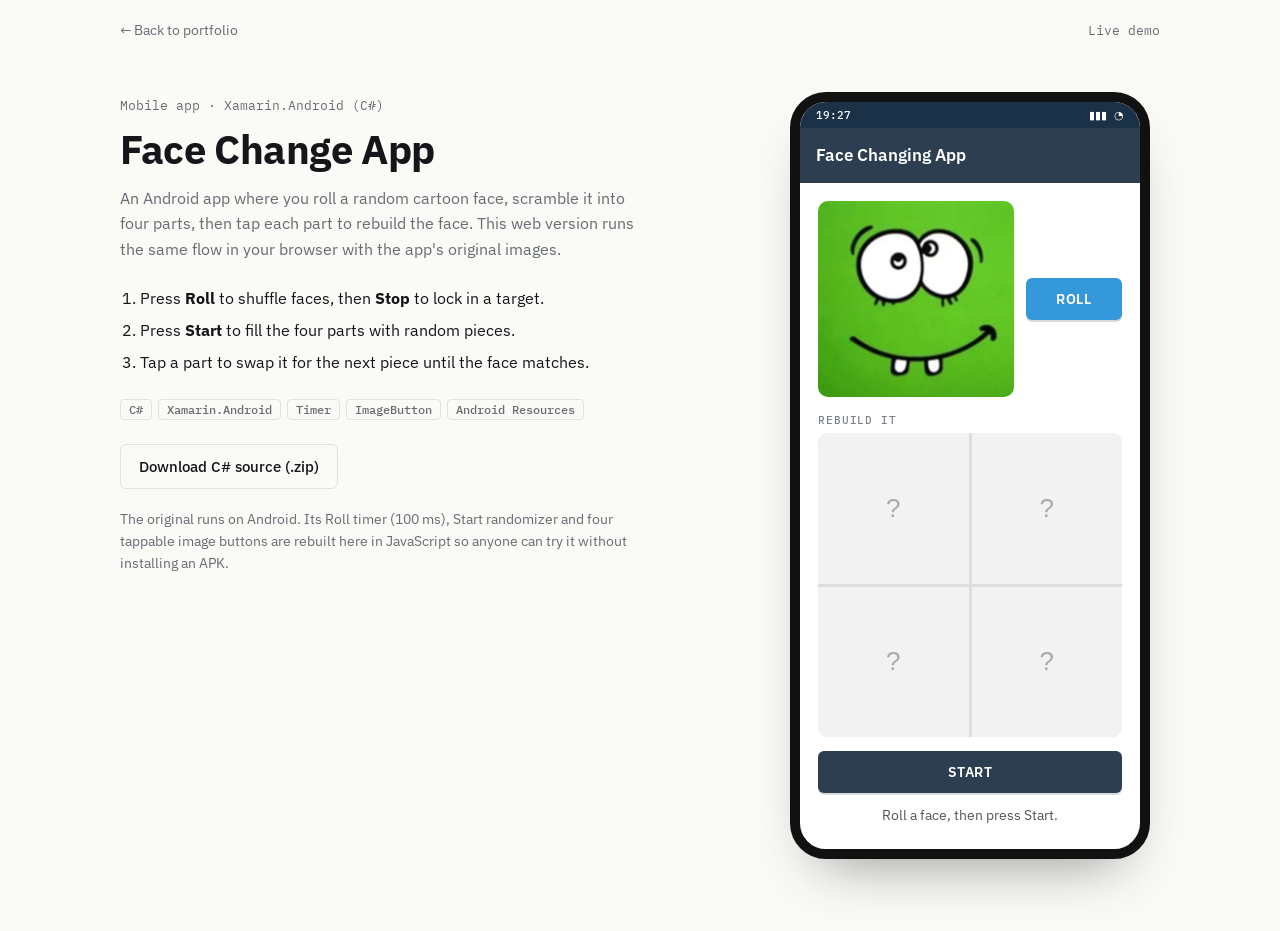
<file: projects/face-change/index.html>
<!DOCTYPE html>
<html lang="en">
<head>
  <meta charset="UTF-8" />
  <meta name="viewport" content="width=device-width, initial-scale=1.0" />
  <title>Face Change App · Live Demo</title>
  <meta name="description" content="Web version of Neil Rodas's Xamarin Android Face Change App. Roll a face, scramble the parts, then rebuild it." />
  <link rel="preconnect" href="https://fonts.googleapis.com" />
  <link rel="preconnect" href="https://fonts.gstatic.com" crossorigin />
  <link href="https://fonts.googleapis.com/css2?family=IBM+Plex+Mono:wght@500&family=IBM+Plex+Sans:wght@400;500;600&display=swap" rel="stylesheet" />
  <style>
    :root { --bg: #fafaf7; --ink: #141619; --muted: #676b72; --line: #e3e2dc; --accent: #14855a;
            --app: #2c3e50; --app-dark: #1b3147; --app-accent: #3498db; }
    @media (prefers-color-scheme: dark) { :root { --bg: #0f1112; --ink: #e9eae6; --muted: #979ba1; --line: #2a2d30; --accent: #4fcf95; } }
    * { box-sizing: border-box; }
    body { margin: 0; background: var(--bg); color: var(--ink); font: 400 16px/1.6 "IBM Plex Sans", system-ui, sans-serif; }
    a { color: inherit; }
    .wrap { max-width: 1080px; margin: 0 auto; padding: 0 20px; }
    .bar { display: flex; justify-content: space-between; align-items: center; height: 60px; font-size: 14px; }
    .bar a { text-decoration: none; color: var(--muted); } .bar a:hover { color: var(--accent); }
    .mono { font-family: "IBM Plex Mono", monospace; font-size: 12.5px; color: var(--muted); }
    .layout { display: grid; grid-template-columns: minmax(0, 1fr) 380px; gap: 56px; align-items: start; padding: 32px 0 72px; }
    h1 { font-size: clamp(28px, 4vw, 40px); line-height: 1.15; margin: 8px 0 14px; letter-spacing: -.01em; }
    .lede { color: var(--muted); margin: 0 0 24px; max-width: 520px; }
    ol.how { margin: 0 0 24px; padding-left: 20px; } ol.how li { margin-bottom: 6px; }
    .tags { display: flex; flex-wrap: wrap; gap: 6px; margin-bottom: 24px; }
    .tags span { font: 500 12px "IBM Plex Mono", monospace; padding: 2px 8px; border-radius: 4px; border: 1px solid var(--line); color: var(--muted); }
    .btn { display: inline-block; padding: 10px 18px; border: 1px solid var(--line); border-radius: 6px; text-decoration: none; font-weight: 500; font-size: 14.5px; }
    .btn:hover { border-color: var(--accent); color: var(--accent); }
    .note { font-size: 13.5px; color: var(--muted); margin-top: 20px; max-width: 520px; }

    /* Phone */
    .phone { width: 100%; max-width: 360px; margin: 0 auto; border: 10px solid #111; border-radius: 36px; overflow: hidden; background: #fff; box-shadow: 0 30px 60px -30px rgba(0,0,0,.45); }
    .status { background: var(--app-dark); color: #fff; font: 500 11px "IBM Plex Mono", monospace; display: flex; justify-content: space-between; padding: 6px 16px; }
    .appbar { background: var(--app); color: #fff; padding: 14px 16px; font-weight: 600; font-size: 17px; }
    .screen { padding: 18px 18px 22px; color: #1d1f22; }
    .target { display: grid; grid-template-columns: 1fr 96px; gap: 12px; align-items: center; }
    .target img { width: 100%; aspect-ratio: 1; object-fit: cover; border-radius: 10px; background: #eee; }
    .appbtn { width: 100%; padding: 12px 0; border: 0; border-radius: 6px; background: var(--app-accent); color: #fff; font: 600 14px "IBM Plex Sans", sans-serif; text-transform: uppercase; letter-spacing: .04em; cursor: pointer; box-shadow: 0 2px 0 rgba(0,0,0,.15); }
    .appbtn:active { transform: translateY(1px); }
    .appbtn.stop { background: #e74c3c; }
    .label { font: 500 11px "IBM Plex Mono", monospace; color: #7b8088; text-transform: uppercase; letter-spacing: .08em; margin: 16px 0 6px; }
    .parts { display: grid; grid-template-columns: 1fr 1fr; gap: 3px; background: #ddd; border-radius: 10px; overflow: hidden; }
    .part { border: 0; padding: 0; background: #f2f2f2; aspect-ratio: 1; cursor: pointer; position: relative; }
    .part img { width: 100%; height: 100%; object-fit: cover; display: block; }
    .part:hover::after { content: "tap"; position: absolute; right: 6px; bottom: 6px; font: 500 10px "IBM Plex Mono", monospace; background: rgba(0,0,0,.55); color: #fff; padding: 1px 5px; border-radius: 3px; }
    .part .empty { display: grid; place-items: center; height: 100%; color: #aaa; font-size: 26px; }
    .start { margin-top: 14px; background: var(--app); }
    .msg { min-height: 22px; text-align: center; font-size: 13.5px; margin-top: 12px; color: #555; }
    .msg.win { color: #14855a; font-weight: 600; }
    .parts.win { box-shadow: 0 0 0 3px #2ecc71; }

    @media (max-width: 820px) { .layout { grid-template-columns: 1fr; gap: 36px; } .demo { order: -1; } }
  </style>
</head>
<body>
  <div class="wrap">
    <div class="bar"><a href="../../index.html#work">← Back to portfolio</a><span class="mono">Live demo</span></div>

    <div class="layout">
      <div>
        <span class="mono">Mobile app · Xamarin.Android (C#)</span>
        <h1>Face Change App</h1>
        <p class="lede">An Android app where you roll a random cartoon face, scramble it into four parts, then tap each part to rebuild the face. This web version runs the same flow in your browser with the app's original images.</p>
        <ol class="how">
          <li>Press <b>Roll</b> to shuffle faces, then <b>Stop</b> to lock in a target.</li>
          <li>Press <b>Start</b> to fill the four parts with random pieces.</li>
          <li>Tap a part to swap it for the next piece until the face matches.</li>
        </ol>
        <div class="tags"><span>C#</span><span>Xamarin.Android</span><span>Timer</span><span>ImageButton</span><span>Android Resources</span></div>
        <a class="btn" href="../../assets/source/Face-Change-App-source.zip" download>Download C# source (.zip)</a>
        <p class="note">The original runs on Android. Its Roll timer (100 ms), Start randomizer and four tappable image buttons are rebuilt here in JavaScript so anyone can try it without installing an APK.</p>
      </div>

      <div class="demo">
        <div class="phone" role="application" aria-label="Face Change App demo">
          <div class="status"><span id="clock">9:41</span><span>▮▮▮ ◔</span></div>
          <div class="appbar">Face Changing App</div>
          <div class="screen">
            <div class="target">
              <img id="whole" src="img/WholePic1.png" alt="Target face" />
              <button class="appbtn" id="roll">Roll</button>
            </div>
            <div class="label">Rebuild it</div>
            <div class="parts" id="parts"></div>
            <button class="appbtn start" id="start">Start</button>
            <div class="msg" id="msg" aria-live="polite">Roll a face, then press Start.</div>
          </div>
        </div>
      </div>
    </div>
  </div>

  <script>
    const FACES = 6;
    const SLOTS = ["topleft", "topright", "botleft", "botright"];
    const whole = document.getElementById("whole");
    const rollBtn = document.getElementById("roll");
    const startBtn = document.getElementById("start");
    const partsEl = document.getElementById("parts");
    const msg = document.getElementById("msg");

    let target = 1, parts = [0, 0, 0, 0], timer = null, taps = 0, started = false;
    const rand = () => 1 + Math.floor(Math.random() * FACES);

    // Preload every image so rolling is smooth
    for (let i = 1; i <= FACES; i++) {
      new Image().src = `img/WholePic${i}.png`;
      SLOTS.forEach((s) => (new Image().src = `img/_${i}${s}.png`));
    }

    function setWhole() { whole.src = `img/WholePic${target}.png`; }

    function renderParts() {
      partsEl.innerHTML = parts.map((f, i) => `
        <button class="part" data-i="${i}" aria-label="Face part ${i + 1}">
          ${f ? `<img src="img/_${f}${SLOTS[i]}.png" alt="">` : `<span class="empty">?</span>`}
        </button>`).join("");
    }

    function check() {
      if (!started) return;
      const win = parts.every((p) => p === target);
      partsEl.classList.toggle("win", win);
      msg.classList.toggle("win", win);
      msg.textContent = win ? `Matched in ${taps} tap${taps === 1 ? "" : "s"}!` : `${parts.filter((p) => p === target).length} of 4 parts match`;
    }

    // Roll / Stop: swaps the whole face every 100 ms, like the app's Timer
    rollBtn.addEventListener("click", () => {
      if (!timer) {
        timer = setInterval(() => { target = rand(); setWhole(); }, 100);
        rollBtn.textContent = "Stop"; rollBtn.classList.add("stop");
        msg.textContent = "Rolling…"; msg.classList.remove("win"); partsEl.classList.remove("win");
      } else {
        clearInterval(timer); timer = null;
        rollBtn.textContent = "Roll"; rollBtn.classList.remove("stop");
        msg.textContent = started ? "New target! Tap the parts to match it." : "Now press Start.";
        check();
      }
    });

    // Start: random piece in every slot
    startBtn.addEventListener("click", () => {
      parts = parts.map(rand); taps = 0; started = true;
      renderParts(); check();
    });

    // Tap a part: cycle to the next face's piece for that slot
    partsEl.addEventListener("click", (e) => {
      const b = e.target.closest(".part"); if (!b) return;
      const i = +b.dataset.i;
      parts[i] = parts[i] % FACES + 1;
      if (!started) started = true;
      taps++; renderParts(); check();
    });

    const t = new Date(); document.getElementById("clock").textContent = t.toTimeString().slice(0, 5);
    target = rand(); setWhole(); renderParts();
  </script>
</body>
</html>
</file>
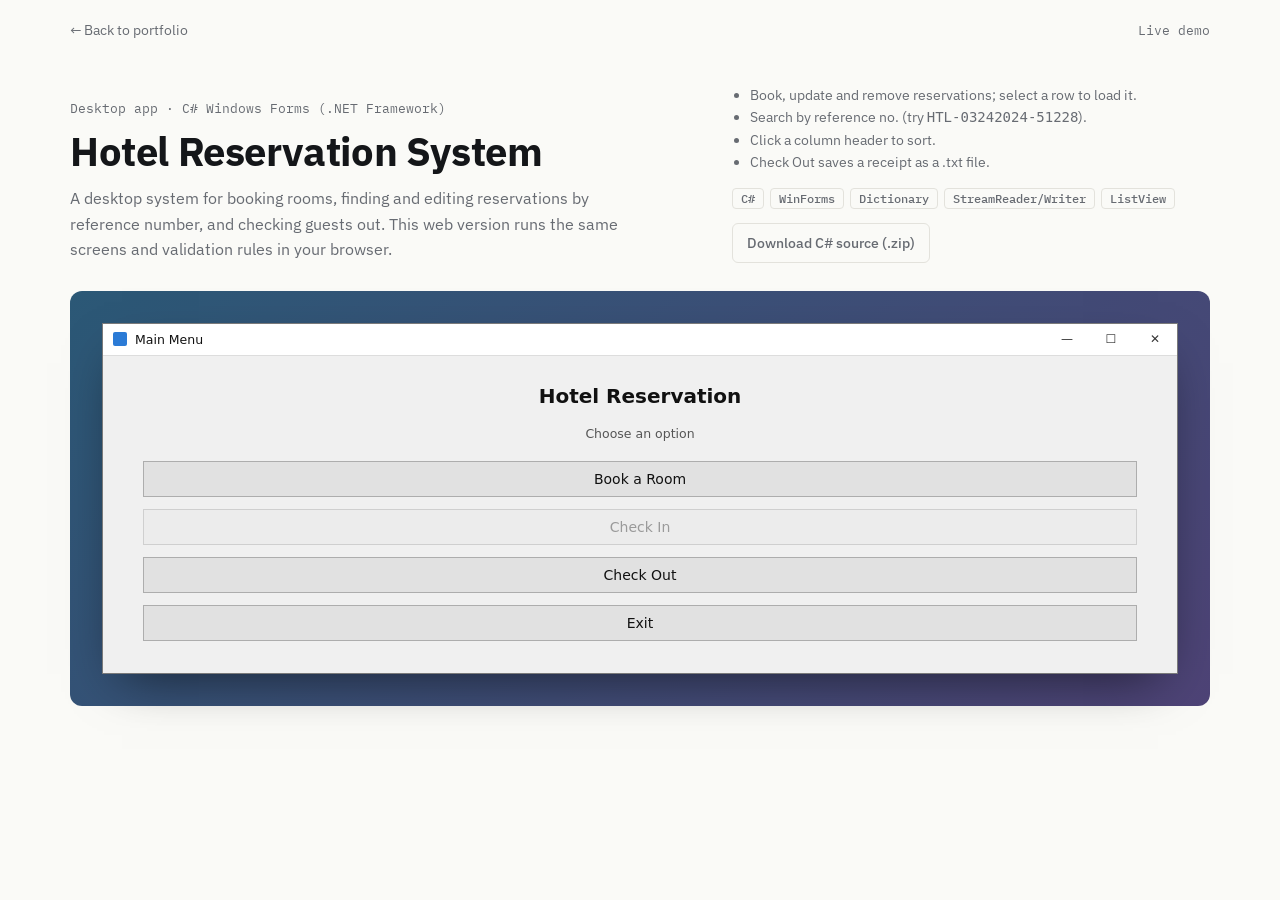
<file: projects/hotel-reservation/index.html>
<!DOCTYPE html>
<html lang="en">
<head>
  <meta charset="UTF-8" />
  <meta name="viewport" content="width=device-width, initial-scale=1.0" />
  <title>Hotel Reservation System · Live Demo</title>
  <meta name="description" content="Web version of Neil Rodas's C# Windows Forms Hotel Reservation System: book, search, update, remove and check out reservations." />
  <link rel="preconnect" href="https://fonts.googleapis.com" />
  <link rel="preconnect" href="https://fonts.gstatic.com" crossorigin />
  <link href="https://fonts.googleapis.com/css2?family=IBM+Plex+Mono:wght@500&family=IBM+Plex+Sans:wght@400;500;600&display=swap" rel="stylesheet" />
  <style>
    :root { --bg: #fafaf7; --ink: #141619; --muted: #676b72; --line: #e3e2dc; --accent: #14855a; }
    @media (prefers-color-scheme: dark) { :root { --bg: #0f1112; --ink: #e9eae6; --muted: #979ba1; --line: #2a2d30; --accent: #4fcf95; } }
    * { box-sizing: border-box; }
    body { margin: 0; background: var(--bg); color: var(--ink); font: 400 16px/1.6 "IBM Plex Sans", system-ui, sans-serif; }
    a { color: inherit; }
    .wrap { max-width: 1180px; margin: 0 auto; padding: 0 20px; }
    .bar { display: flex; justify-content: space-between; align-items: center; height: 60px; font-size: 14px; }
    .bar a { text-decoration: none; color: var(--muted); } .bar a:hover { color: var(--accent); }
    .mono { font-family: "IBM Plex Mono", monospace; font-size: 12.5px; color: var(--muted); }
    .intro { display: grid; grid-template-columns: minmax(0, 1.3fr) minmax(0, 1fr); gap: 40px; padding: 24px 0 28px; align-items: end; }
    h1 { font-size: clamp(28px, 4vw, 40px); line-height: 1.15; margin: 8px 0 12px; letter-spacing: -.01em; }
    .lede { color: var(--muted); margin: 0; max-width: 560px; }
    .side { font-size: 14px; color: var(--muted); }
    .side ul { margin: 0 0 14px; padding-left: 18px; }
    .tags { display: flex; flex-wrap: wrap; gap: 6px; margin-bottom: 14px; }
    .tags span { font: 500 12px "IBM Plex Mono", monospace; padding: 2px 8px; border-radius: 4px; border: 1px solid var(--line); color: var(--muted); }
    .links { display: flex; flex-wrap: wrap; gap: 8px; }
    .btn { display: inline-block; padding: 8px 14px; border: 1px solid var(--line); border-radius: 6px; text-decoration: none; font-weight: 500; font-size: 14px; background: transparent; cursor: pointer; color: inherit; font-family: inherit; }
    .btn:hover { border-color: var(--accent); color: var(--accent); }

    /* ---------- Windows Forms look ---------- */
    .desktop { background: linear-gradient(135deg, #2b5876, #4e4376); border-radius: 12px; padding: clamp(10px, 3vw, 32px); margin-bottom: 72px; }
    .win { background: #f0f0f0; color: #111; border: 1px solid #7a7a7a; box-shadow: 0 20px 50px -20px rgba(0,0,0,.6); font: 13px "Segoe UI", "Yu Gothic UI", system-ui, sans-serif; margin: 0 auto; }
    .titlebar { display: flex; justify-content: space-between; align-items: center; background: #fff; border-bottom: 1px solid #ddd; height: 32px; padding-left: 10px; user-select: none; }
    .titlebar .t { display: flex; align-items: center; gap: 8px; font-size: 12.5px; }
    .titlebar .t i { width: 14px; height: 14px; background: #2b7bd6; border-radius: 2px; display: inline-block; }
    .ctrls { display: flex; height: 100%; }
    .ctrls span { width: 44px; display: grid; place-items: center; font-size: 12px; color: #333; }
    .ctrls span:last-child:hover { background: #e81123; color: #fff; cursor: pointer; }
    .body { padding: 18px; }
    .wbtn { font: 13px "Segoe UI", "Yu Gothic UI", system-ui, sans-serif; padding: 5px 14px; min-height: 28px; background: #e1e1e1; border: 1px solid #adadad; color: #111; cursor: pointer; border-radius: 0; }
    .wbtn:hover:not(:disabled) { background: #e5f1fb; border-color: #0078d7; }
    .wbtn:disabled { color: #9a9a9a; background: #ececec; border-color: #cfcfcf; cursor: default; }
    .wbtn.peach { background: #ffe0c0; }
    .wbtn.peach:hover:not(:disabled) { background: #ffd2a6; border-color: #d98a3d; }
    input.w, select.w { font: 12px "Segoe UI", "Yu Gothic UI", system-ui, sans-serif; border: 1px solid #7a7a7a; padding: 4px 6px; background: #fff; color: #111; min-height: 26px; width: 100%; border-radius: 0; }
    input.w:focus, select.w:focus { outline: 1px solid #0078d7; border-color: #0078d7; }
    input.w:disabled { background: #f4f4f4; color: #555; }
    input.w::placeholder { color: #8f8f8f; }
    .lbl { font-weight: 700; font-size: 13px; margin-bottom: 3px; display: block; }

    /* Main menu */
    .menu { max-width: 340px; }
    .menu .body { display: grid; gap: 12px; padding: 28px 40px 32px; text-align: center; }
    .menu h2 { margin: 0 0 6px; font: 600 20px "Segoe UI", system-ui, sans-serif; }
    .menu p { margin: 0 0 8px; color: #555; font-size: 12.5px; }
    .menu .wbtn { padding: 9px; font-size: 14px; }

    /* Book a room */
    .book { max-width: 1100px; }
    .book .body { display: grid; grid-template-columns: 300px minmax(0, 1fr); gap: 18px; }
    .book .body > * { min-width: 0; }
    .desktop, .win { min-width: 0; max-width: 100%; }
    .form { display: grid; gap: 10px; align-content: start; }
    .two { display: grid; grid-template-columns: 1fr 1fr; gap: 6px; }
    .actions { display: grid; grid-template-columns: 1fr 1fr; gap: 6px; margin-top: 4px; }
    .search { display: grid; grid-template-columns: 1fr auto; gap: 6px; }
    .lv { border: 1px solid #828790; background: #fff; overflow: auto; max-height: 470px; }
    table { border-collapse: collapse; width: 100%; font-size: 12px; white-space: nowrap; }
    th { position: sticky; top: 0; background: #fff; border-right: 1px solid #e5e5e5; border-bottom: 1px solid #d5d5d5; text-align: left; font-weight: 400; padding: 4px 8px; cursor: pointer; user-select: none; }
    th:hover { background: #d9ebf9; }
    th .arr { color: #888; font-size: 10px; margin-left: 4px; }
    td { padding: 3px 8px; border-bottom: 1px solid #f3f3f3; }
    tbody tr { cursor: default; }
    tbody tr:hover { background: #e5f3ff; }
    tbody tr.sel { background: #cce8ff; }
    .count { font-size: 12px; color: #555; margin-top: 6px; display: flex; justify-content: space-between; gap: 10px; flex-wrap: wrap; }
    .count button { background: none; border: 0; color: #0066cc; cursor: pointer; font: inherit; padding: 0; text-decoration: underline; }

    /* Checkout */
    .checkout { max-width: 420px; }
    .checkout .body { display: grid; grid-template-columns: 140px 1fr; gap: 12px 10px; align-items: center; padding: 24px; }
    .checkout .full { grid-column: 1 / -1; display: flex; gap: 8px; justify-content: flex-end; }

    /* MessageBox */
    .mb-back { position: fixed; inset: 0; background: rgba(0,0,0,.25); display: grid; place-items: center; z-index: 50; padding: 16px; }
    .mb-back[hidden] { display: none; }
    .mb { width: min(380px, 100%); }
    .mb .body { display: flex; gap: 14px; align-items: flex-start; padding: 22px 20px 18px; background: #fff; white-space: pre-wrap; word-break: break-word; }
    .mb .ico { flex: none; width: 30px; height: 30px; border-radius: 50%; display: grid; place-items: center; color: #fff; font-weight: 700; }
    .mb .ico.info { background: #1e73be; } .mb .ico.err { background: #d7262b; } .mb .ico.ok { background: #2a9d4a; }
    .mb .foot { background: #f0f0f0; padding: 10px 14px; text-align: right; border-top: 1px solid #ddd; }

    [hidden] { display: none !important; }

    @media (max-width: 900px) {
      .intro { grid-template-columns: 1fr; gap: 18px; }
      .book .body { grid-template-columns: 1fr; }
      .lv { max-height: 360px; }
    }
    @media (max-width: 460px) {
      .checkout .body { grid-template-columns: 1fr; gap: 4px 0; }
      .checkout .full { margin-top: 8px; }
      .menu .body { padding: 22px 20px 24px; }
    }
  </style>
</head>
<body>
  <div class="wrap">
    <div class="bar"><a href="../../index.html#work">← Back to portfolio</a><span class="mono">Live demo</span></div>

    <div class="intro">
      <div>
        <span class="mono">Desktop app · C# Windows Forms (.NET Framework)</span>
        <h1>Hotel Reservation System</h1>
        <p class="lede">A desktop system for booking rooms, finding and editing reservations by reference number, and checking guests out. This web version runs the same screens and validation rules in your browser.</p>
      </div>
      <div class="side">
        <ul>
          <li>Book, update and remove reservations; select a row to load it.</li>
          <li>Search by reference no. (try <code>HTL-03242024-51228</code>).</li>
          <li>Click a column header to sort.</li>
          <li>Check Out saves a receipt as a .txt file.</li>
        </ul>
        <div class="tags"><span>C#</span><span>WinForms</span><span>Dictionary</span><span>StreamReader/Writer</span><span>ListView</span></div>
        <div class="links">
          <a class="btn" href="../../assets/source/Hotel-Reservation-source.zip" download>Download C# source (.zip)</a>
        </div>
      </div>
    </div>

    <div class="desktop">
      <!-- Main Menu -->
      <section class="win menu" id="scr-menu">
        <div class="titlebar"><span class="t"><i></i>Main Menu</span><span class="ctrls"><span>—</span><span>☐</span><span data-exit>✕</span></span></div>
        <div class="body">
          <h2>Hotel Reservation</h2>
          <p>Choose an option</p>
          <button class="wbtn" data-go="book">Book a Room</button>
          <button class="wbtn" disabled title="This button has no action in the original app">Check In</button>
          <button class="wbtn" data-go="checkout">Check Out</button>
          <button class="wbtn" data-exit>Exit</button>
        </div>
      </section>

      <!-- Book a Room -->
      <section class="win book" id="scr-book" hidden>
        <div class="titlebar"><span class="t"><i></i>Book_a_Room</span><span class="ctrls"><span>—</span><span>☐</span><span data-go="menu">✕</span></span></div>
        <div class="body">
          <form class="form" id="bookForm" autocomplete="off" novalidate>
            <div>
              <span class="lbl">Search</span>
              <div class="search"><input class="w" id="searchRef" placeholder="Enter Reference No." /><button type="button" class="wbtn" id="searchBtn">search</button></div>
            </div>
            <div><span class="lbl">First / Last Name</span><div class="two"><input class="w" id="first" placeholder="First" /><input class="w" id="last" placeholder="Last" /></div></div>
            <div><span class="lbl">Phone</span><input class="w" id="phone" placeholder="+63" inputmode="numeric" maxlength="20" /></div>
            <div><span class="lbl">Email</span><input class="w" id="email" placeholder="E-mail address" /></div>
            <div class="two">
              <div><span class="lbl">Check In</span><input class="w" type="date" id="checkIn" /></div>
              <div><span class="lbl">Check Out</span><input class="w" type="date" id="checkOut" /></div>
            </div>
            <div><span class="lbl">Room Type</span>
              <select class="w" id="room"><option value="">Select Room Type</option><option>Single</option><option>Double</option><option>Deluxe</option><option>Family</option><option>Suite</option></select></div>
            <div class="two">
              <div><span class="lbl">Number of Adults</span><input class="w" id="adults" placeholder="# of Adults" inputmode="numeric" /></div>
              <div><span class="lbl">Number of Children</span><input class="w" id="children" placeholder="# of Children" inputmode="numeric" /></div>
            </div>
            <div><span class="lbl">Special Request</span><input class="w" id="sr" placeholder="None" /></div>
            <div><span class="lbl">Reference No.</span><input class="w" id="refNo" disabled /></div>
            <div class="actions">
              <button type="button" class="wbtn peach" id="addBtn">Add Booking</button>
              <button type="button" class="wbtn peach" id="updateBtn" disabled>Update</button>
              <button type="button" class="wbtn peach" id="newBtn">New Booking</button>
              <button type="button" class="wbtn peach" id="removeBtn" disabled>Remove</button>
              <button type="button" class="wbtn peach" data-go="menu" style="grid-column: 1 / -1">Return</button>
            </div>
          </form>
          <div>
            <div class="lv"><table><thead><tr id="head"></tr></thead><tbody id="rows"></tbody></table></div>
            <div class="count"><span id="count"></span><span><button type="button" id="exportBtn">Save Reservations.txt</button> · <button type="button" id="resetBtn">Reset sample data</button></span></div>
          </div>
        </div>
      </section>

      <!-- Check Out -->
      <section class="win checkout" id="scr-checkout" hidden>
        <div class="titlebar"><span class="t"><i></i>Hotel Checkout</span><span class="ctrls"><span>—</span><span>☐</span><span data-go="menu">✕</span></span></div>
        <form class="body" id="coForm" novalidate>
          <label class="lbl" for="coRef">Reference Number:</label><input class="w" id="coRef" list="refList" />
          <label class="lbl" for="coName">Customer Name:</label><input class="w" id="coName" />
          <label class="lbl" for="coPay">Payment Amount:</label><input class="w" id="coPay" inputmode="decimal" />
          <label class="lbl" for="coDate">Checkout Date:</label><input class="w" type="date" id="coDate" />
          <div class="full"><button type="button" class="wbtn" data-go="menu">Back</button><button type="submit" class="wbtn">Checkout</button></div>
          <datalist id="refList"></datalist>
        </form>
      </section>
    </div>
  </div>

  <!-- MessageBox -->
  <div class="mb-back" id="mb" hidden>
    <div class="win mb" role="alertdialog" aria-modal="true" aria-labelledby="mbTitle">
      <div class="titlebar"><span class="t" id="mbTitle"></span><span class="ctrls"><span data-mb-close>✕</span></span></div>
      <div class="body"><span class="ico" id="mbIco">i</span><span id="mbText"></span></div>
      <div class="foot"><button class="wbtn" data-mb-close style="min-width:80px">OK</button></div>
    </div>
  </div>

  <script src="data.js"></script>
  <script>
    /* ---------- Storage (falls back to memory if the browser blocks it) ---------- */
    const KEY = "hotel-reservations-demo";
    const store = {
      load() { try { const v = localStorage.getItem(KEY); return v ? JSON.parse(v) : null; } catch { return null; } },
      save(rows) { try { localStorage.setItem(KEY, JSON.stringify(rows)); } catch { /* ignore */ } },
      clear() { try { localStorage.removeItem(KEY); } catch { /* ignore */ } },
    };

    // reservationDict: reference no. → [first, last, phone, email, room, in, out, adults, children, requests, ref]
    let reservationDict = new Map();
    function loadDict(rows) { reservationDict = new Map(rows.map((r) => [r[10], r.slice()])); }
    loadDict(store.load() || SAMPLE_RESERVATIONS);
    const persist = () => store.save([...reservationDict.values()]);

    const $ = (id) => document.getElementById(id);
    const COLS = ["First Name", "Last Name", "Phone", "Email", "Room Type", "Check In", "Check Out", "Adult/s", "Children", "Special Requests", "Reference No."];

    /* ---------- MessageBox ---------- */
    function messageBox(text, title = "", kind = "info") {
      $("mbText").textContent = text;
      $("mbTitle").textContent = title || " ";
      $("mbIco").className = "ico " + kind;
      $("mbIco").textContent = kind === "err" ? "✕" : kind === "ok" ? "✓" : "i";
      $("mb").hidden = false;
      document.querySelector("#mb .foot .wbtn").focus();
    }
    document.querySelectorAll("[data-mb-close]").forEach((b) => b.addEventListener("click", () => ($("mb").hidden = true)));
    addEventListener("keydown", (e) => { if (!$("mb").hidden && (e.key === "Escape" || e.key === "Enter")) { e.preventDefault(); $("mb").hidden = true; } });

    /* ---------- Navigation between forms ---------- */
    function show(name) {
      ["menu", "book", "checkout"].forEach((n) => ($("scr-" + n).hidden = n !== name));
      if (name === "book") { renderList(); clearInputs(); }
      if (name === "checkout") { $("coForm").reset(); $("coDate").value = today(); fillRefList(); }
    }
    document.querySelectorAll("[data-go]").forEach((b) => b.addEventListener("click", () => show(b.dataset.go)));
    document.querySelectorAll("[data-exit]").forEach((b) => b.addEventListener("click", () => { location.href = "../../index.html#work"; }));

    /* ---------- Date helpers (MM/dd/yyyy like the C# app) ---------- */
    const pad = (n) => String(n).padStart(2, "0");
    function today() { const d = new Date(); return `${d.getFullYear()}-${pad(d.getMonth() + 1)}-${pad(d.getDate())}`; }
    const isoToUs = (iso) => { const [y, m, d] = iso.split("-"); return `${m}/${d}/${y}`; };
    const usToIso = (us) => { const m = /^(\d{2})\/(\d{2})\/(\d{4})$/.exec(us || ""); return m ? `${m[3]}-${m[1]}-${m[2]}` : ""; };

    /* ---------- ListView ---------- */
    let sortCol = -1, ascending = true, selectedRef = null;
    $("head").innerHTML = COLS.map((c, i) => `<th data-col="${i}">${c}<span class="arr"></span></th>`).join("");
    $("head").addEventListener("click", (e) => {
      const th = e.target.closest("th"); if (!th) return;
      ascending = sortCol === +th.dataset.col ? !ascending : true;
      sortCol = +th.dataset.col;
      renderList();
    });
    const esc = (s) => String(s).replace(/[&<>"]/g, (c) => ({ "&": "&amp;", "<": "&lt;", ">": "&gt;", '"': "&quot;" }[c]));
    function renderList() {
      let rows = [...reservationDict.values()];
      if (sortCol >= 0) rows.sort((a, b) => (ascending ? 1 : -1) * String(a[sortCol]).localeCompare(String(b[sortCol])));
      $("rows").innerHTML = rows.map((r) => `<tr data-ref="${esc(r[10])}" class="${r[10] === selectedRef ? "sel" : ""}">${r.map((v) => `<td>${esc(v)}</td>`).join("")}</tr>`).join("");
      document.querySelectorAll("#head .arr").forEach((s, i) => (s.textContent = i === sortCol ? (ascending ? "▲" : "▼") : ""));
      $("count").textContent = `${rows.length} reservation${rows.length === 1 ? "" : "s"}`;
    }

    /* ---------- Form ---------- */
    const F = ["first", "last", "phone", "email", "room", "checkIn", "checkOut", "adults", "children", "sr"];
    function ensureRoomOption(v) {
      if (v && ![...$("room").options].some((o) => o.value === v)) $("room").add(new Option(v, v));
    }
    function fillForm(r, lock) {
      $("first").value = r[0]; $("last").value = r[1]; $("phone").value = r[2]; $("email").value = r[3];
      ensureRoomOption(r[4]); $("room").value = r[4];
      $("checkIn").value = usToIso(r[5]); $("checkOut").value = usToIso(r[6]);
      $("adults").value = r[7]; $("children").value = r[8]; $("sr").value = r[9] === "None" ? "" : r[9];
      $("refNo").value = r[10];
      selectedRef = r[10];
      ["first", "last", "phone", "email"].forEach((id) => ($(id).disabled = lock));
      $("addBtn").disabled = true; $("updateBtn").disabled = false; $("removeBtn").disabled = false;
      renderList();
    }
    function clearInputs() {
      F.forEach((id) => { $(id).value = ""; $(id).disabled = false; });
      $("checkIn").value = today(); $("checkOut").value = today();
      $("refNo").value = ""; selectedRef = null;
      $("addBtn").disabled = false; $("updateBtn").disabled = true; $("removeBtn").disabled = true;
      renderList();
    }
    $("rows").addEventListener("click", (e) => {
      const tr = e.target.closest("tr"); if (!tr) return;
      fillForm(reservationDict.get(tr.dataset.ref), true);
    });

    function generateRefNo(checkInIso) {
      const [y, m, d] = checkInIso.split("-");
      let ref;
      do { ref = `HTL-${y}${m}${d}-${10000 + Math.floor(Math.random() * 89999)}`; } while (reservationDict.has(ref));
      return ref;
    }

    function readForm() {
      return [$("first").value.trim(), $("last").value.trim(), $("phone").value.trim(), $("email").value.trim(), $("room").value,
        $("checkIn").value ? isoToUs($("checkIn").value) : "", $("checkOut").value ? isoToUs($("checkOut").value) : "",
        $("adults").value.trim(), $("children").value.trim(), $("sr").value.trim() || "None"];
    }

    // Add Booking: same checks, in the same order, as Add_Click in the C# app
    $("addBtn").addEventListener("click", () => {
      const v = readForm();
      if (!v[0] || !v[1] || !v[2] || !v[3] || !v[7] || !v[8]) return messageBox("Input fields should be filled!");
      if (v[2].length !== 11) return messageBox("Invalid Phone no.");
      if ($("checkIn").value < today() || $("checkOut").value < today()) return messageBox("Invalid Date");
      if (!v[4]) return messageBox("Please Select Room Type");
      const ref = generateRefNo($("checkIn").value);
      reservationDict.set(ref, [...v, ref]);
      persist();
      fillForm(reservationDict.get(ref), true);
      messageBox(`Reservation for ${v[0]} ${v[1]} has been added!\nReference No.: ${ref}`, "", "ok");
    });

    $("updateBtn").addEventListener("click", () => {
      const ref = $("refNo").value; if (!reservationDict.has(ref)) return;
      const v = readForm();
      reservationDict.set(ref, [...v, ref]);
      persist(); renderList();
      messageBox(`Reservation of ${v[0]} ${v[1]} has been updated!`, "", "ok");
    });

    $("removeBtn").addEventListener("click", () => {
      const ref = $("refNo").value; if (!reservationDict.has(ref)) return;
      const r = reservationDict.get(ref);
      reservationDict.delete(ref);
      persist(); clearInputs();
      messageBox(`Reservation of ${r[0]} ${r[1]} has been removed!`, "", "ok");
    });

    $("newBtn").addEventListener("click", clearInputs);

    function search() {
      const q = $("searchRef").value.trim();
      if (!q) return;
      const r = reservationDict.get(q);
      if (r) fillForm(r, false); else messageBox("Reference No. not found!");
    }
    $("searchBtn").addEventListener("click", search);
    $("searchRef").addEventListener("keydown", (e) => { if (e.key === "Enter") { e.preventDefault(); search(); } });

    /* ---------- Files ---------- */
    function download(name, text) {
      const a = document.createElement("a");
      a.href = URL.createObjectURL(new Blob([text], { type: "text/plain" }));
      a.download = name; document.body.appendChild(a); a.click();
      setTimeout(() => { URL.revokeObjectURL(a.href); a.remove(); }, 500);
    }
    // Same line format the C# app writes on FormClosing
    $("exportBtn").addEventListener("click", () => download("Reservations.txt", [...reservationDict.values()].map((r) => r.join(";")).join("\r\n") + "\r\n"));
    $("resetBtn").addEventListener("click", () => { store.clear(); loadDict(SAMPLE_RESERVATIONS); clearInputs(); messageBox("Sample data restored."); });

    /* ---------- Check Out (btnCheckout_Click) ---------- */
    function fillRefList() { $("refList").innerHTML = [...reservationDict.keys()].map((k) => `<option value="${esc(k)}">`).join(""); }
    $("coRef").addEventListener("change", () => {
      const r = reservationDict.get($("coRef").value.trim());
      if (r && !$("coName").value) $("coName").value = `${r[0]} ${r[1]}`;
    });
    $("coForm").addEventListener("submit", (e) => {
      e.preventDefault();
      const ref = $("coRef").value.trim(), name = $("coName").value.trim(), pay = $("coPay").value.trim(), date = $("coDate").value;
      if (!ref || !name || !pay) return messageBox("Please fill in all fields.", "Validation Error", "err");
      const file = `Checkout_${ref}.txt`;
      download(file, `Reference Number: ${ref}\nCustomer Name: ${name}\nPayment Amount: ${pay}\nCheckout Date: ${date}`);
      messageBox(`Checkout details saved to file:\n${file}`, "Success", "ok");
      $("coForm").reset(); $("coDate").value = today();
    });

    show("menu");
  </script>
</body>
</html>
</file>
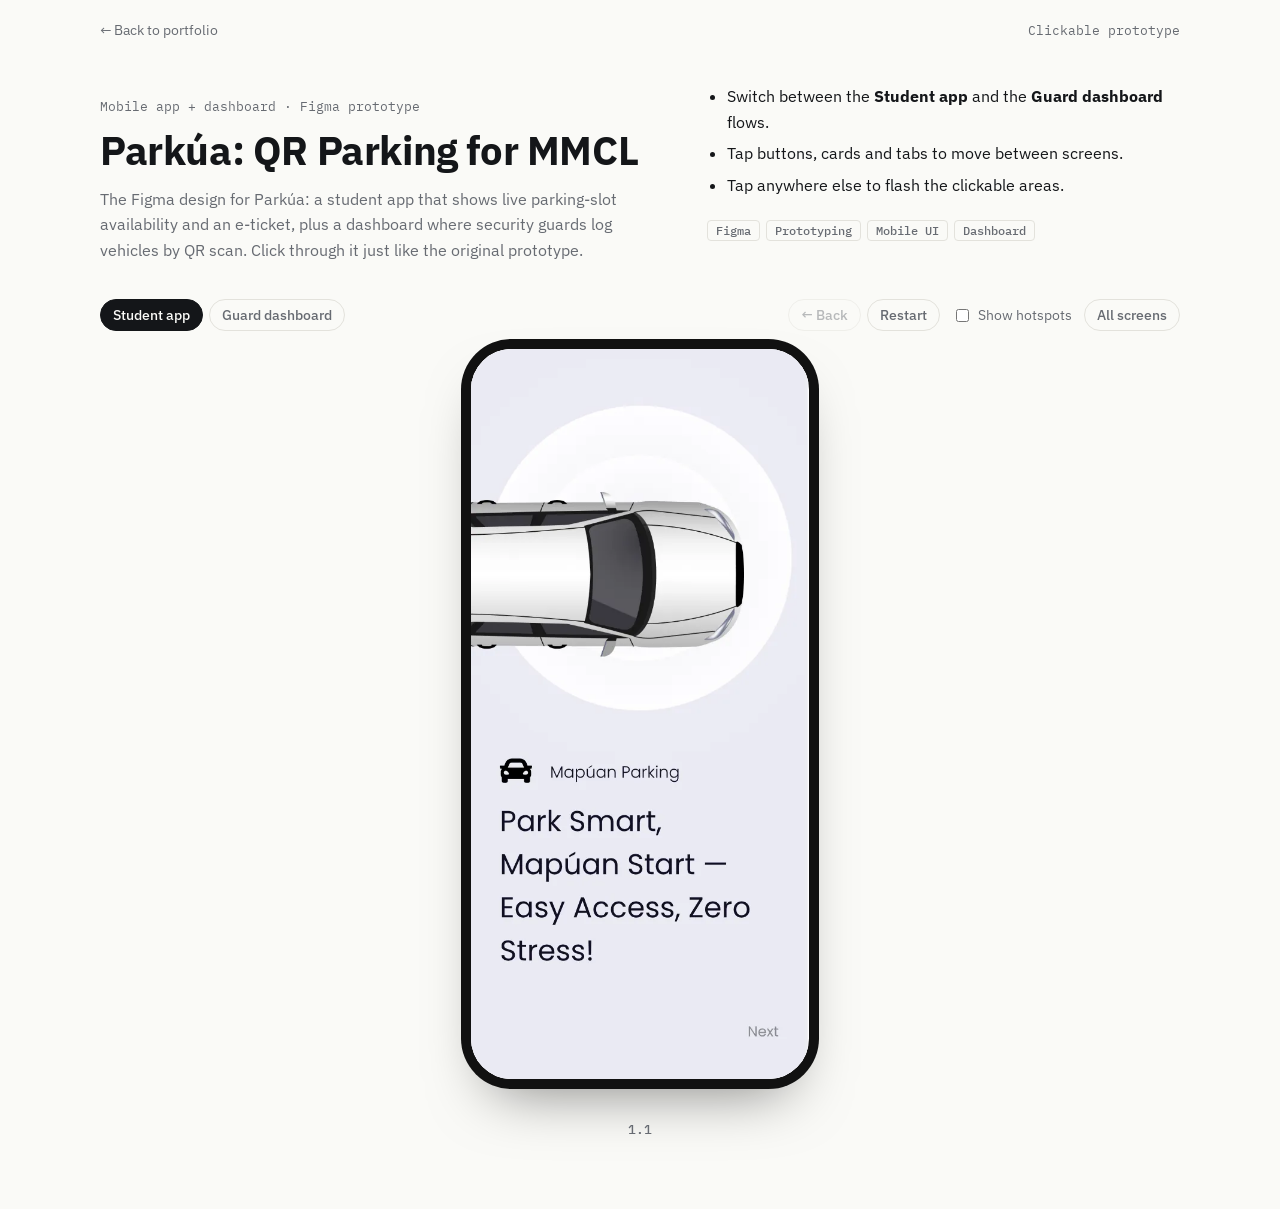
<file: projects/parkua/index.html>
<!DOCTYPE html>
<html lang="en">
<head>
  <meta charset="UTF-8" />
  <meta name="viewport" content="width=device-width, initial-scale=1.0" />
  <title>Parkúa · Clickable Prototype</title>
  <meta name="description" content="The Figma design for Parkúa: a student app that shows live parking-slot availability and an e-ticket, plus a dashboard where security guards log vehicles by QR scan. Click through it just like the original prototype." />
  <link rel="preconnect" href="https://fonts.googleapis.com" />
  <link rel="preconnect" href="https://fonts.gstatic.com" crossorigin />
  <link href="https://fonts.googleapis.com/css2?family=IBM+Plex+Mono:wght@500&family=IBM+Plex+Sans:wght@400;500;600&display=swap" rel="stylesheet" />
  <link rel="stylesheet" href="../demo.css" />
</head>
<body>
  <div class="wrap">
    <div class="bar"><a href="../../index.html#work">← Back to portfolio</a><span class="mono">Clickable prototype</span></div>
    <div class="proto-intro">
      <div>
        <span class="mono">Mobile app + dashboard · Figma prototype</span>
        <h1>Parkúa: QR Parking for MMCL</h1>
        <p class="lede" style="margin:0">The Figma design for Parkúa: a student app that shows live parking-slot availability and an e-ticket, plus a dashboard where security guards log vehicles by QR scan. Click through it just like the original prototype.</p>
      </div>
      <div>
        <ul class="how"><li>Switch between the <b>Student app</b> and the <b>Guard dashboard</b> flows.</li><li>Tap buttons, cards and tabs to move between screens.</li><li>Tap anywhere else to flash the clickable areas.</li></ul>
        <div class="tags"><span>Figma</span><span>Prototyping</span><span>Mobile UI</span><span>Dashboard</span></div>
        <div class="links"></div>
      </div>
    </div>
    <div class="proto-wrap"><div id="proto" data-src="prototype.json"></div></div>
  </div>
  <script src="../prototype.js"></script>
</body>
</html>
</file>
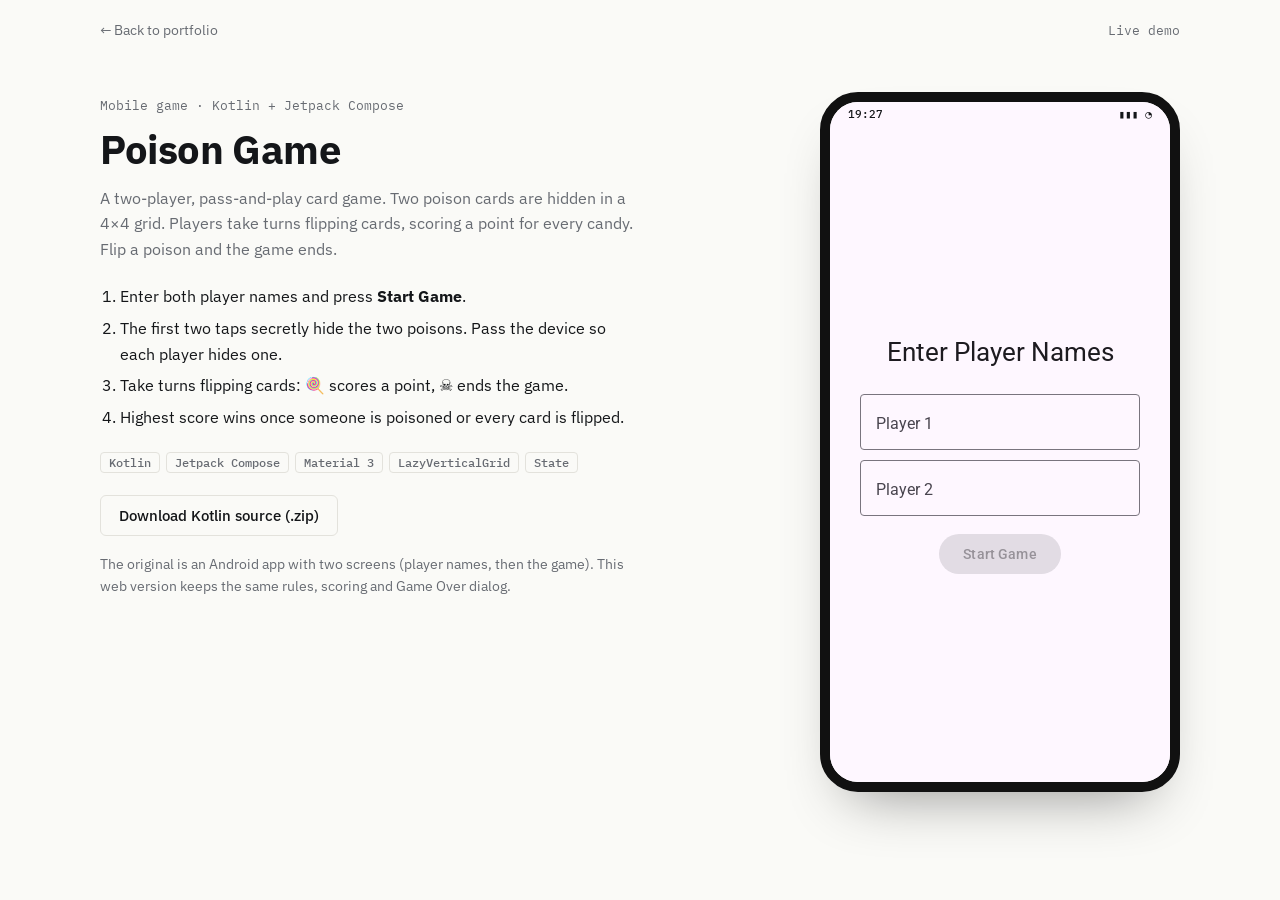
<file: projects/poison-game/index.html>
<!DOCTYPE html>
<html lang="en">
<head>
  <meta charset="UTF-8" />
  <meta name="viewport" content="width=device-width, initial-scale=1.0" />
  <title>Poison Game · Live Demo</title>
  <meta name="description" content="Web version of Neil Rodas's Kotlin Jetpack Compose Poison Game: a two-player pass-and-play card game." />
  <link rel="preconnect" href="https://fonts.googleapis.com" />
  <link rel="preconnect" href="https://fonts.gstatic.com" crossorigin />
  <link href="https://fonts.googleapis.com/css2?family=IBM+Plex+Mono:wght@500&family=IBM+Plex+Sans:wght@400;500;600&family=Roboto:wght@400;500&display=swap" rel="stylesheet" />
  <link rel="stylesheet" href="../demo.css" />
  <style>
    /* Material 3 look, like the Compose app */
    .app { position: absolute; inset: 0; padding: 40px 18px 18px; font-family: Roboto, system-ui, sans-serif; color: #1d1b20; background: #fef7ff; display: flex; flex-direction: column; }
    .login { justify-content: center; align-items: center; gap: 10px; }
    .login h2 { font-size: 26px; font-weight: 400; margin: 0 0 10px; }
    .field { position: relative; width: 100%; max-width: 280px; }
    .field input { width: 100%; height: 56px; border: 1px solid #79747e; border-radius: 4px; padding: 16px 14px 0; font: 16px Roboto, sans-serif; background: transparent; color: #1d1b20; outline: none; }
    .field input:focus { border: 2px solid #6750a4; padding-left: 13px; }
    .field label { position: absolute; left: 12px; top: 17px; padding: 0 4px; font-size: 16px; color: #49454f; background: #fef7ff; transition: all .15s; pointer-events: none; }
    .field input:focus + label, .field input:not(:placeholder-shown) + label { top: -8px; font-size: 12px; color: #6750a4; }
    .m3btn { margin-top: 8px; height: 40px; padding: 0 24px; border: 0; border-radius: 20px; background: #6750a4; color: #fff; font: 500 14px Roboto, sans-serif; letter-spacing: .01em; cursor: pointer; }
    .m3btn:disabled { background: rgba(29,27,32,.12); color: rgba(29,27,32,.38); cursor: default; }
    .score { font-size: 18px; line-height: 1.5; }
    .score .dead { color: #b3261e; font-weight: 500; }
    .score .turn { font-size: 13px; color: #6750a4; margin-top: 6px; min-height: 20px; }
    .grid { display: grid; grid-template-columns: repeat(4, 1fr); gap: 8px; padding: 8px; margin-top: 10px; }
    .card { aspect-ratio: 1; border: 0; background: #808080; font-size: 26px; display: grid; place-items: center; cursor: pointer; padding: 0; transition: transform .12s; }
    .card:hover { transform: scale(.96); }
    .card.safe { background: #00ff00; }
    .card.poison { background: #ff0000; }
    .flip { animation: flip .3s ease; }
    @keyframes flip { from { transform: rotateY(90deg); } }
    .scrim { position: absolute; inset: 0; background: rgba(0,0,0,.32); display: grid; place-items: center; z-index: 10; padding: 24px; }
    .dialog { background: #ece6f0; border-radius: 28px; padding: 24px; width: 100%; max-width: 300px; font-family: Roboto, sans-serif; }
    .dialog h3 { margin: 0 0 14px; font-size: 24px; font-weight: 400; }
    .dialog p { margin: 0 0 22px; color: #49454f; }
    .dialog .end { text-align: right; }
    .hint { font-size: 12.5px; color: #49454f; text-align: center; margin-top: auto; padding-top: 8px; }
  </style>
</head>
<body>
  <div class="wrap">
    <div class="bar"><a href="../../index.html#work">← Back to portfolio</a><span class="mono">Live demo</span></div>
    <div class="layout">
      <div>
        <span class="mono">Mobile game · Kotlin + Jetpack Compose</span>
        <h1>Poison Game</h1>
        <p class="lede">A two-player, pass-and-play card game. Two poison cards are hidden in a 4×4 grid. Players take turns flipping cards, scoring a point for every candy. Flip a poison and the game ends.</p>
        <ol class="how">
          <li>Enter both player names and press <b>Start Game</b>.</li>
          <li>The first two taps secretly hide the two poisons. Pass the device so each player hides one.</li>
          <li>Take turns flipping cards: 🍭 scores a point, ☠️ ends the game.</li>
          <li>Highest score wins once someone is poisoned or every card is flipped.</li>
        </ol>
        <div class="tags"><span>Kotlin</span><span>Jetpack Compose</span><span>Material 3</span><span>LazyVerticalGrid</span><span>State</span></div>
        <div class="links"><a class="btn" href="../../assets/source/Poison-Game-source.zip" download>Download Kotlin source (.zip)</a></div>
        <p class="note">The original is an Android app with two screens (player names, then the game). This web version keeps the same rules, scoring and Game Over dialog.</p>
      </div>
      <div class="demo">
        <div class="phone"><div class="screen">
          <div class="status"><span id="clock">9:41</span><span>▮▮▮ ◔</span></div>

          <form class="app login" id="login" autocomplete="off">
            <h2>Enter Player Names</h2>
            <div class="field"><input id="p1" placeholder=" " maxlength="16" /><label for="p1">Player 1</label></div>
            <div class="field"><input id="p2" placeholder=" " maxlength="16" /><label for="p2">Player 2</label></div>
            <button class="m3btn" id="startBtn" type="submit" disabled>Start Game</button>
          </form>

          <div class="app" id="game" hidden>
            <div class="score">
              <div id="s1"></div><div id="s2"></div>
              <div class="turn" id="turn"></div>
            </div>
            <div class="grid" id="grid"></div>
            <div class="hint">Tip: look away while the other player hides their poison.</div>
          </div>

          <div class="scrim" id="over" hidden>
            <div class="dialog" role="alertdialog" aria-labelledby="overTitle">
              <h3 id="overTitle">Game Over</h3>
              <p id="overText"></p>
              <div class="end"><button class="m3btn" id="restart">Restart Game</button></div>
            </div>
          </div>
        </div></div>
      </div>
    </div>
  </div>

  <script>
    const $ = (id) => document.getElementById(id);
    let state, names;

    function newState() {
      return {
        grid: Array.from({ length: 16 }, (_, i) => ({ index: i, isPoison: false, isFlipped: false })),
        player1: { name: names[0], score: 0, isAlive: true },
        player2: { name: names[1], score: 0, isAlive: true },
        turn: 1, poisonsChosen: 0, gameOver: false, justFlipped: -1,
      };
    }

    // LoginScreen: Start is enabled only when both names are filled
    const check = () => ($("startBtn").disabled = !($("p1").value.trim() && $("p2").value.trim()));
    $("p1").addEventListener("input", check); $("p2").addEventListener("input", check);
    $("login").addEventListener("submit", (e) => {
      e.preventDefault();
      names = [$("p1").value.trim() || "Player 1", $("p2").value.trim() || "Player 2"];
      state = newState();
      $("login").hidden = true; $("game").hidden = false;
      render();
    });

    // handleCardClick from GameActivity.kt
    function handleCardClick(card) {
      if (state.gameOver || card.isFlipped || state.poisonsChosen < 2) return;
      const current = state.turn === 1 ? state.player1 : state.player2;
      if (!current.isAlive) return;
      card.isFlipped = true; state.justFlipped = card.index;
      if (card.isPoison) current.isAlive = false; else current.score++;
      state.turn = state.turn === 1 ? 2 : 1;
      state.gameOver = !state.player1.isAlive || !state.player2.isAlive || state.grid.every((c) => c.isFlipped);
    }

    function onCardClick(i) {
      const card = state.grid[i];
      if (state.poisonsChosen < 2 && !card.isPoison) {
        card.isPoison = true; state.poisonsChosen++; state.justFlipped = -1;
      } else {
        handleCardClick(card);
      }
      render();
    }

    function render() {
      const p = (pl) => `${esc(pl.name)}: ${pl.score} ${pl.isAlive ? "" : '<span class="dead">(DEAD)</span>'}`;
      $("s1").innerHTML = p(state.player1); $("s2").innerHTML = p(state.player2);
      $("turn").textContent = state.gameOver ? "" : state.poisonsChosen < 2
        ? `Hide poison ${state.poisonsChosen + 1} of 2: ${state.poisonsChosen === 0 ? names[0] : names[1]}, tap a card secretly`
        : `${state.turn === 1 ? names[0] : names[1]}'s turn`;
      $("grid").innerHTML = state.grid.map((c) => {
        const shown = state.gameOver || c.isFlipped;
        const cls = shown ? (c.isPoison ? "poison" : "safe") : "";
        return `<button class="card ${cls} ${c.index === state.justFlipped ? "flip" : ""}" data-i="${c.index}" aria-label="Card ${c.index + 1}">${shown ? (c.isPoison ? "☠️" : "🍭") : "❓"}</button>`;
      }).join("");
      if (state.gameOver) {
        const a = state.player1, b = state.player2;
        const winner = a.score > b.score ? a.name : b.score > a.score ? b.name : "Draw";
        $("overText").textContent = winner === "Draw" ? "It's a Draw!" : `Winner: ${winner}`;
        setTimeout(() => ($("over").hidden = false), 450);
      }
    }
    $("grid").addEventListener("click", (e) => { const b = e.target.closest(".card"); if (b) onCardClick(+b.dataset.i); });
    $("restart").addEventListener("click", () => { state = newState(); $("over").hidden = true; render(); });
    const esc = (s) => s.replace(/[&<>"]/g, (c) => ({ "&": "&amp;", "<": "&lt;", ">": "&gt;", '"': "&quot;" }[c]));
    $("clock").textContent = new Date().toTimeString().slice(0, 5);
  </script>
</body>
</html>
</file>
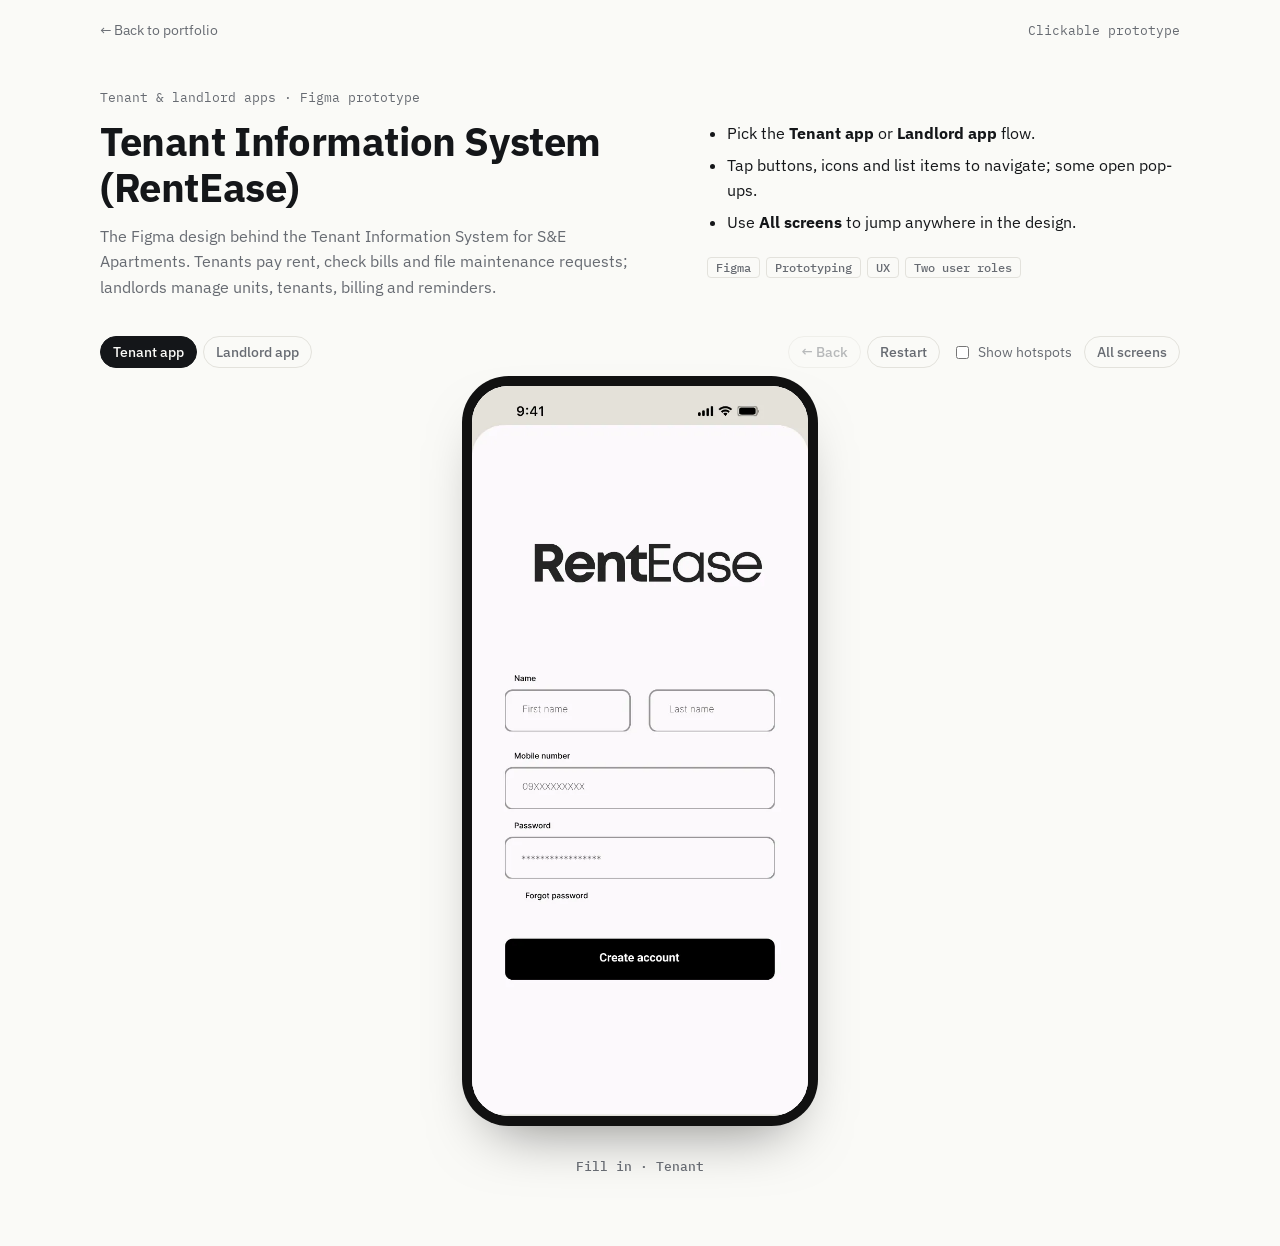
<file: projects/tenant-system/index.html>
<!DOCTYPE html>
<html lang="en">
<head>
  <meta charset="UTF-8" />
  <meta name="viewport" content="width=device-width, initial-scale=1.0" />
  <title>RentEase · Clickable Prototype</title>
  <meta name="description" content="The Figma design behind the Tenant Information System for S&E Apartments. Tenants pay rent, check bills and file maintenance requests; landlords manage units, tenants, billing and reminders." />
  <link rel="preconnect" href="https://fonts.googleapis.com" />
  <link rel="preconnect" href="https://fonts.gstatic.com" crossorigin />
  <link href="https://fonts.googleapis.com/css2?family=IBM+Plex+Mono:wght@500&family=IBM+Plex+Sans:wght@400;500;600&display=swap" rel="stylesheet" />
  <link rel="stylesheet" href="../demo.css" />
</head>
<body>
  <div class="wrap">
    <div class="bar"><a href="../../index.html#work">← Back to portfolio</a><span class="mono">Clickable prototype</span></div>
    <div class="proto-intro">
      <div>
        <span class="mono">Tenant & landlord apps · Figma prototype</span>
        <h1>Tenant Information System (RentEase)</h1>
        <p class="lede" style="margin:0">The Figma design behind the Tenant Information System for S&E Apartments. Tenants pay rent, check bills and file maintenance requests; landlords manage units, tenants, billing and reminders.</p>
      </div>
      <div>
        <ul class="how"><li>Pick the <b>Tenant app</b> or <b>Landlord app</b> flow.</li><li>Tap buttons, icons and list items to navigate; some open pop-ups.</li><li>Use <b>All screens</b> to jump anywhere in the design.</li></ul>
        <div class="tags"><span>Figma</span><span>Prototyping</span><span>UX</span><span>Two user roles</span></div>
        <div class="links"></div>
      </div>
    </div>
    <div class="proto-wrap"><div id="proto" data-src="prototype.json"></div></div>
  </div>
  <script src="../prototype.js"></script>
</body>
</html>
</file>
<file: css/style.css>
/* Neil Christopher M. Rodas | portfolio */

:root {
  --bg: #fafaf7;
  --surface: #f1f1ec;
  --ink: #141619;
  --muted: #676b72;
  --line: #e3e2dc;
  --accent: #14855a;
  --accent-soft: #e2f1e9;
  --serif: "Fraunces", Georgia, serif;
  --sans: "IBM Plex Sans", system-ui, -apple-system, "Segoe UI", sans-serif;
  --mono: "IBM Plex Mono", ui-monospace, Consolas, monospace;
  --max: 1080px;
  color-scheme: light;
}
[data-theme="dark"] {
  --bg: #0f1112;
  --surface: #181b1d;
  --ink: #e9eae6;
  --muted: #979ba1;
  --line: #2a2d30;
  --accent: #4fcf95;
  --accent-soft: #15291f;
  color-scheme: dark;
}

* { box-sizing: border-box; }
html { scroll-behavior: smooth; scroll-padding-top: 72px; -webkit-text-size-adjust: 100%; }
body { margin: 0; background: var(--bg); color: var(--ink); font: 400 16px/1.65 var(--sans); transition: background .25s, color .25s; }
a { color: inherit; }
button { font: inherit; color: inherit; background: none; border: 0; padding: 0; cursor: pointer; }
:focus-visible { outline: 2px solid var(--accent); outline-offset: 3px; border-radius: 4px; }
::selection { background: var(--accent); color: var(--bg); }
.wrap { width: 100%; max-width: var(--max); margin: 0 auto; padding: 0 24px; }

/* ---------- Header ---------- */
.top { position: sticky; top: 0; z-index: 10; background: color-mix(in srgb, var(--bg) 90%, transparent); backdrop-filter: blur(8px); -webkit-backdrop-filter: blur(8px); border-bottom: 1px solid transparent; transition: border-color .2s; }
.top.is-scrolled { border-bottom-color: var(--line); }
.top__inner { display: flex; justify-content: space-between; align-items: center; height: 64px; }
.brand { display: inline-flex; align-items: center; gap: 10px; font: 500 15px var(--mono); text-decoration: none; }
.brand__mark { width: 10px; height: 10px; background: var(--accent); }
.nav { display: flex; align-items: center; gap: 24px; }
.nav a { text-decoration: none; font-size: 15px; color: var(--muted); transition: color .15s; }
.nav a:hover { color: var(--ink); }
.theme { width: 34px; height: 34px; border-radius: 50%; border: 1px solid var(--line); display: grid; place-items: center; }
.theme:hover { border-color: var(--muted); }

/* ---------- Hero ---------- */
.hero { padding: 88px 24px 104px; }
.kicker { display: inline-flex; align-items: center; gap: 8px; font: 500 13px var(--mono); color: var(--accent); background: var(--accent-soft); padding: 4px 10px; border-radius: 4px; margin: 0; }
h1 { font: 600 clamp(44px, 8vw, 92px)/1.02 var(--serif); letter-spacing: -.025em; margin: 24px 0 40px; }
h1 span { color: var(--muted); }
.hero__grid { display: grid; grid-template-columns: minmax(0, 1.5fr) minmax(0, 1fr); gap: 56px; align-items: end; }
.lede { font-size: clamp(18px, 2vw, 21px); line-height: 1.55; margin: 0 0 28px; max-width: 580px; }
.actions { display: flex; flex-wrap: wrap; gap: 10px; }
.btn { display: inline-block; padding: 11px 20px; border: 1px solid var(--line); border-radius: 6px; text-decoration: none; font-weight: 500; font-size: 15px; transition: border-color .15s, background .15s; }
.btn:hover { border-color: var(--ink); }
.btn--solid { background: var(--ink); color: var(--bg); border-color: var(--ink); }
.btn--solid:hover { background: var(--accent); border-color: var(--accent); }
.facts { margin: 0; display: grid; border-left: 2px solid var(--accent); padding-left: 20px; }
.facts div { padding: 10px 0; }
.facts div + div { border-top: 1px solid var(--line); }
.facts dt { font: 500 12px var(--mono); text-transform: uppercase; letter-spacing: .08em; color: var(--muted); }
.facts dd { margin: 2px 0 0; font-size: 15px; }

/* ---------- Sections ---------- */
.section { padding-top: 24px; padding-bottom: 88px; }
.head { display: flex; justify-content: space-between; align-items: baseline; gap: 16px; padding-bottom: 12px; border-bottom: 2px solid var(--ink); }
.head h2 { font: 600 clamp(26px, 3.4vw, 36px)/1.2 var(--serif); letter-spacing: -.01em; margin: 0; }
.note { font: 500 12.5px var(--mono); color: var(--muted); text-transform: uppercase; letter-spacing: .06em; }

/* Work rows (expand on click) */
.rows { list-style: none; margin: 0; padding: 0; counter-reset: row; }
.rows > li { border-bottom: 1px solid var(--line); counter-increment: row; }
.rows details > summary { list-style: none; cursor: pointer; display: grid; grid-template-columns: 48px minmax(0, 1fr) 190px 28px; gap: 16px; align-items: start; padding: 24px 0; }
.rows summary::-webkit-details-marker { display: none; }
.rows summary::before { content: counter(row, decimal-leading-zero); font: 500 13px var(--mono); color: var(--muted); padding-top: 5px; }
.r-title { display: block; font: 600 clamp(18px, 2.2vw, 22px)/1.3 var(--sans); letter-spacing: -.01em; transition: color .15s; }
.r-short { display: block; color: var(--muted); font-size: 15px; margin-top: 6px; max-width: 620px; }
.r-meta { font: 500 12.5px var(--mono); color: var(--muted); padding-top: 6px; line-height: 1.6; }
.r-icon { width: 28px; height: 28px; margin-top: 2px; border: 1px solid var(--line); border-radius: 50%; display: grid; place-items: center; color: var(--muted); transition: transform .25s, border-color .2s, color .2s; }
.r-icon::before { content: "+"; font-size: 17px; line-height: 1; }
.rows summary:hover .r-title, .rows summary:hover .r-icon { color: var(--accent); }
.rows summary:hover .r-icon { border-color: var(--accent); }
details[open] .r-icon { transform: rotate(45deg); color: var(--accent); border-color: var(--accent); }
.r-body { padding: 0 0 26px 64px; max-width: 820px; animation: open .25s ease; }
.r-body ul { margin: 0 0 12px; padding-left: 18px; }
.r-body li { margin-bottom: 5px; }
.tags { display: flex; flex-wrap: wrap; gap: 6px; }
.tags span { font: 500 12px var(--mono); padding: 2px 8px; border-radius: 4px; background: var(--surface); color: var(--muted); }
.r-mobile { display: none; }
.r-links { display: flex; flex-wrap: wrap; gap: 8px; margin-top: 16px; }
.r-links .btn { padding: 8px 16px; font-size: 14px; }
.live { display: inline-block; vertical-align: 3px; margin-left: 8px; font: 500 11px var(--mono); color: var(--accent); background: var(--accent-soft); padding: 1px 7px; border-radius: 4px; letter-spacing: .02em; }
@keyframes open { from { opacity: 0; transform: translateY(-4px); } }

/* Skills */
.cols { display: grid; grid-template-columns: repeat(3, minmax(0, 1fr)); gap: 36px; margin-top: 28px; }
.cols h3 { font: 600 15px var(--sans); margin: 0 0 10px; display: flex; align-items: center; gap: 8px; }
.cols h3::before { content: ""; width: 8px; height: 8px; background: var(--accent); }
.cols ul { list-style: none; margin: 0; padding: 0; }
.cols li { padding: 9px 0; border-top: 1px solid var(--line); color: var(--muted); font-size: 15px; }

/* Milestones: horizontal steps on desktop */
.steps { list-style: none; margin: 28px 0 0; padding: 0; display: grid; grid-template-columns: repeat(4, minmax(0, 1fr)); gap: 28px 24px; }
.steps li { position: relative; padding-top: 18px; border-top: 1px solid var(--line); }
.steps li::before { content: ""; position: absolute; top: -5px; left: 0; width: 9px; height: 9px; border-radius: 50%; background: var(--bg); border: 2px solid var(--accent); }
.steps .when { display: block; font: 500 12.5px var(--mono); color: var(--accent); margin-bottom: 4px; }
.steps .what { font-size: 15px; }

/* Certificates: grouped by issuer */
.groups { display: grid; gap: 40px; margin-top: 28px; }
.group h3 { display: flex; align-items: baseline; gap: 10px; font: 500 12.5px var(--mono); text-transform: uppercase; letter-spacing: .08em; color: var(--muted); margin: 0 0 6px; }
.group h3 b { font-weight: 500; color: var(--accent); }
.c-list { list-style: none; margin: 0; padding: 0; display: grid; grid-template-columns: repeat(2, minmax(0, 1fr)); column-gap: 32px; }
.c-list li { border-bottom: 1px solid var(--line); }
.cert { display: grid; grid-template-columns: 38px minmax(0, 1fr) auto; gap: 14px; align-items: center; padding: 13px 0; text-decoration: none; }
.c-mark { width: 38px; height: 38px; border-radius: 8px; display: grid; place-items: center; font: 600 12px var(--mono); color: #fff; }
.c-name { display: block; font-size: 15px; line-height: 1.4; transition: color .15s; }
.c-meta { display: block; font: 500 12px var(--mono); color: var(--muted); margin-top: 2px; }
.c-go { font: 500 12.5px var(--mono); color: var(--muted); white-space: nowrap; transition: color .15s; }
.cert:hover .c-name, .cert:hover .c-go { color: var(--accent); }
.more { margin-top: 14px; font: 500 13px var(--mono); color: var(--accent); }
.more:hover { text-decoration: underline; }

/* Contact */
.contact__lead { font-size: clamp(17px, 1.8vw, 19px); margin: 24px 0 12px; max-width: 620px; }
.contact { list-style: none; margin: 0; padding: 0; }
.contact li { border-bottom: 1px solid var(--line); }
.contact a, .contact .row { display: grid; grid-template-columns: 120px minmax(0, 1fr) auto; gap: 16px; align-items: center; padding: 16px 0; text-decoration: none; font-size: 17px; }
.contact .k { font: 500 12px var(--mono); text-transform: uppercase; letter-spacing: .08em; color: var(--muted); }
.contact .v { overflow-wrap: anywhere; transition: color .15s; }
.contact .go { color: var(--muted); }
.contact a:hover .v, .contact a:hover .go { color: var(--accent); }
.copy { font: 500 12px var(--mono); padding: 4px 10px; border: 1px solid var(--line); border-radius: 4px; color: var(--muted); }
.copy:hover { color: var(--ink); border-color: var(--muted); }


.foot { border-top: 1px solid var(--line); }
.foot__inner { display: flex; justify-content: space-between; gap: 16px; padding-top: 26px; padding-bottom: 40px; font-size: 13.5px; color: var(--muted); }
.foot a { text-decoration: none; }
.foot a:hover { color: var(--accent); }

/* Entry animation */
.up { animation: up .7s cubic-bezier(.2,.7,.2,1) both; }
.d1 { animation-delay: .08s; } .d2 { animation-delay: .16s; }
@keyframes up { from { opacity: 0; transform: translateY(14px); } }

/* ---------- Responsive ---------- */
@media (max-width: 860px) {
  .steps { grid-template-columns: repeat(2, minmax(0, 1fr)); }
  .c-list { grid-template-columns: 1fr; }
}
@media (max-width: 760px) {
  .wrap { padding: 0 18px; }
  .hero { padding: 56px 18px 72px; }
  .hero__grid { grid-template-columns: 1fr; gap: 36px; }
  .nav { gap: 16px; }
  .nav a { font-size: 14px; }
  .nav a[href="#skills"] { display: none; }
  .rows details > summary { grid-template-columns: 30px minmax(0, 1fr) 28px; gap: 10px; padding: 20px 0; }
  .r-meta { display: none; }
  .r-mobile { display: block; font: 500 12px var(--mono); color: var(--muted); margin-top: 8px; }
  .r-body { padding-left: 40px; }
  .cols { grid-template-columns: 1fr; gap: 28px; }
  .contact a, .contact .row { grid-template-columns: 1fr auto; gap: 2px 12px; font-size: 16px; }
  .contact .k { grid-column: 1 / -1; }
  .section { padding-bottom: 68px; }
}
@media (max-width: 420px) {
  .steps { grid-template-columns: 1fr; }
  .nav a[href="#certs"] { display: none; }
}
@media (prefers-reduced-motion: reduce) { * { animation: none !important; transition: none !important; } }
</file>
<file: projects/demo.css>
/* Shared layout for the live project demos */
:root { --bg: #fafaf7; --ink: #141619; --muted: #676b72; --line: #e3e2dc; --accent: #14855a; --soft: #e2f1e9; }
@media (prefers-color-scheme: dark) { :root { --bg: #0f1112; --ink: #e9eae6; --muted: #979ba1; --line: #2a2d30; --accent: #4fcf95; --soft: #15291f; } }
* { box-sizing: border-box; }
body { margin: 0; background: var(--bg); color: var(--ink); font: 400 16px/1.6 "IBM Plex Sans", system-ui, sans-serif; }
a { color: inherit; }
.wrap { max-width: 1120px; margin: 0 auto; padding: 0 20px; }
.bar { display: flex; justify-content: space-between; align-items: center; height: 60px; font-size: 14px; }
.bar a { text-decoration: none; color: var(--muted); }
.bar a:hover { color: var(--accent); }
.mono { font-family: "IBM Plex Mono", ui-monospace, monospace; font-size: 12.5px; color: var(--muted); }
.layout { display: grid; grid-template-columns: minmax(0, 1fr) minmax(0, auto); gap: 56px; align-items: start; padding: 32px 0 72px; }
h1 { font-size: clamp(28px, 4vw, 40px); line-height: 1.15; margin: 8px 0 14px; letter-spacing: -.01em; }
.lede { color: var(--muted); margin: 0 0 22px; max-width: 540px; }
ol.how, ul.how { margin: 0 0 22px; padding-left: 20px; max-width: 540px; }
.how li { margin-bottom: 6px; }
.tags { display: flex; flex-wrap: wrap; gap: 6px; margin-bottom: 22px; }
.layout > * { min-width: 0; }
code { overflow-wrap: anywhere; }
.tags span { font: 500 12px "IBM Plex Mono", monospace; padding: 2px 8px; border-radius: 4px; border: 1px solid var(--line); color: var(--muted); }
.links { display: flex; flex-wrap: wrap; gap: 8px; }
.btn { display: inline-block; padding: 10px 18px; border: 1px solid var(--line); border-radius: 6px; text-decoration: none; font: 500 14.5px "IBM Plex Sans", sans-serif; background: transparent; color: inherit; cursor: pointer; }
.btn:hover { border-color: var(--accent); color: var(--accent); }
.note { font-size: 13.5px; color: var(--muted); margin-top: 18px; max-width: 540px; }

/* Phone frame */
.phone { width: 360px; max-width: 100%; margin: 0 auto; border: 10px solid #111; border-radius: 38px; overflow: hidden; background: #fff; box-shadow: 0 30px 60px -30px rgba(0,0,0,.45); position: relative; }
.phone .screen { height: 680px; position: relative; overflow: hidden; }
.phone .status { position: absolute; inset: 0 0 auto 0; z-index: 5; height: 24px; display: flex; justify-content: space-between; align-items: center; padding: 0 18px; font: 500 11px "IBM Plex Mono", monospace; pointer-events: none; }
.phone-label { text-align: center; font: 500 12px "IBM Plex Mono", monospace; color: var(--muted); margin-top: 10px; }

@media (max-width: 860px) {
  .layout { grid-template-columns: minmax(0, 1fr); gap: 32px; padding-top: 16px; }
  .demo { order: -1; }
}
@media (max-width: 400px) {
  .phone { border-width: 6px; border-radius: 28px; }
  .phone .screen { height: min(680px, calc(100svh - 120px)); }
}

[hidden] { display: none !important; }

/* ---------- Clickable prototype viewer ---------- */
.proto-wrap { padding: 8px 0 72px; }
.proto-bar { display: flex; flex-wrap: wrap; gap: 10px 16px; justify-content: space-between; align-items: center; margin-bottom: 18px; }
.proto-flows, .proto-tools { display: flex; flex-wrap: wrap; gap: 6px; align-items: center; }
.proto-bar button { font: 500 13.5px "IBM Plex Sans", sans-serif; padding: 6px 12px; border-radius: 999px; border: 1px solid var(--line); background: transparent; color: var(--muted); cursor: pointer; }
.proto-bar button:hover:not(:disabled) { color: var(--ink); border-color: var(--muted); }
.proto-bar button:disabled { opacity: .45; cursor: default; }
.proto-flows button.on { background: var(--ink); color: var(--bg); border-color: var(--ink); }
.proto-check { font-size: 13.5px; color: var(--muted); display: inline-flex; gap: 6px; align-items: center; cursor: pointer; padding: 0 6px; }
.proto-stage { display: flex; justify-content: center; }
.proto-device { width: calc(var(--w) * var(--s)); height: calc(var(--h) * var(--s)); border-radius: calc(34px * var(--s) + 10px); box-shadow: 0 0 0 10px #111, 0 30px 60px -20px rgba(0,0,0,.5); overflow: hidden; background: #fff; flex: none; }
.proto-viewport { position: relative; width: var(--w); height: var(--h); transform: scale(var(--s)); transform-origin: 0 0; overflow: hidden; background: #fff; }
.proto-scroll { position: absolute; inset: 0; overflow-y: auto; overflow-x: hidden; scrollbar-width: none; }
.proto-scroll::-webkit-scrollbar { display: none; }
.proto-screen, .proto-overlay-card { position: relative; }
.proto-screen img, .proto-overlay-card img { display: block; user-select: none; -webkit-user-drag: none; }
.proto-hot { position: absolute; border: 0; padding: 0; background: transparent; cursor: pointer; border-radius: 4px; transition: background .2s, box-shadow .2s; }
.proto-spots .proto-hot, .proto-flash .proto-hot { background: rgba(24, 160, 251, .22); box-shadow: inset 0 0 0 2px rgba(24, 160, 251, .9); }
.proto-overlay { position: absolute; inset: 0; background: rgba(0,0,0,.45); display: flex; align-items: center; justify-content: center; z-index: 3; animation: protoFade .2s ease; }
.proto-overlay-card { flex: none; box-shadow: 0 20px 50px rgba(0,0,0,.35); animation: protoUp .25s ease; }
@keyframes protoFade { from { opacity: 0; } }
@keyframes protoUp { from { opacity: 0; translate: 0 20px; } }
.proto-caption { text-align: center; font: 500 12.5px "IBM Plex Mono", monospace; color: var(--muted); margin: 18px 0 0; }
.proto-drawer { position: fixed; inset: 0; z-index: 50; background: var(--bg); overflow-y: auto; padding: 0 20px 40px; }
.proto-drawer-head { position: sticky; top: 0; background: var(--bg); display: flex; justify-content: space-between; align-items: center; padding: 16px 0; border-bottom: 1px solid var(--line); margin-bottom: 8px; }
.proto-drawer-head button { width: 34px; height: 34px; border-radius: 50%; border: 1px solid var(--line); background: none; color: inherit; cursor: pointer; }
.proto-grid h4 { font: 500 12.5px "IBM Plex Mono", monospace; text-transform: uppercase; letter-spacing: .06em; color: var(--muted); margin: 22px 0 10px; }
.proto-thumbs { display: grid; grid-template-columns: repeat(auto-fill, minmax(110px, 1fr)); gap: 14px; }
.proto-thumbs button { border: 0; background: none; padding: 0; cursor: pointer; text-align: left; color: inherit; }
.proto-thumbs img { width: 100%; aspect-ratio: 9 / 19.5; object-fit: cover; object-position: top; border-radius: 8px; border: 1px solid var(--line); background: #fff; display: block; transition: transform .15s; }
.proto-thumbs button:hover img { transform: translateY(-2px); border-color: var(--accent); }
.proto-thumbs span { display: block; font-size: 12px; color: var(--muted); margin-top: 4px; white-space: nowrap; overflow: hidden; text-overflow: ellipsis; }
.proto-error { color: var(--muted); text-align: center; padding: 40px 0; }
.proto-intro { display: grid; grid-template-columns: minmax(0, 1.2fr) minmax(0, 1fr); gap: 40px; padding: 24px 0 28px; align-items: end; }
.proto-intro > * { min-width: 0; }
@media (max-width: 860px) { .proto-intro { grid-template-columns: minmax(0, 1fr); gap: 16px; } }
@media (max-width: 520px) { .proto-device { box-shadow: 0 0 0 6px #111, 0 20px 40px -20px rgba(0,0,0,.5); } }
</file>
